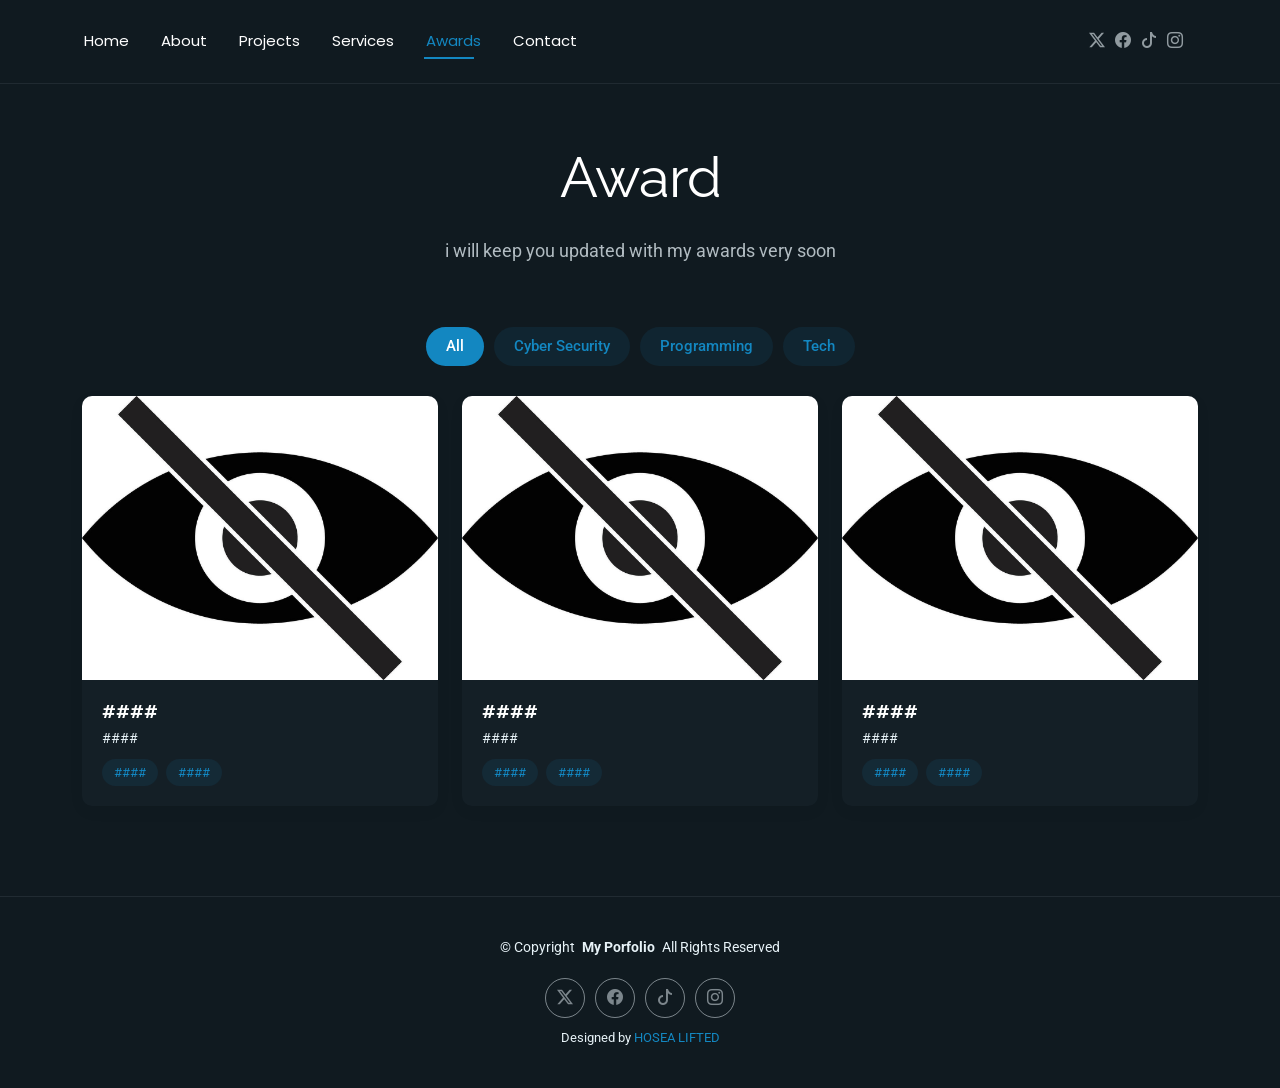
<file: award.html>
<!DOCTYPE html>
<html lang="en">

<head>
  <meta charset="utf-8">
  <meta content="width=device-width, initial-scale=1.0" name="viewport">
  <title>Hosea Lifted | Awards</title>
  <meta name="description" content="">
  <meta name="keywords" content="">

<meta name="google-site-verification" content="xEWH1Ql-XJysU9QzvY-UYQ2lA7Weab94Scc4NZHzetM" />  <!-- Favicons -->
  <link href="assets/img/favicon.png" rel="icon">
  <link href="assets/img/apple-touch-icon.png" rel="apple-touch-icon">

  <!-- Fonts -->
  <link href="https://fonts.googleapis.com" rel="preconnect">
  <link href="https://fonts.gstatic.com" rel="preconnect" crossorigin>
  <link href="https://fonts.googleapis.com/css2?family=Roboto:ital,wght@0,100;0,300;0,400;0,500;0,700;0,900;1,100;1,300;1,400;1,500;1,700;1,900&family=Poppins:ital,wght@0,100;0,200;0,300;0,400;0,500;0,600;0,700;0,800;0,900;1,100;1,200;1,300;1,400;1,500;1,600;1,700;1,800;1,900&family=Raleway:ital,wght@0,100;0,200;0,300;0,400;0,500;0,600;0,700;0,800;0,900;1,100;1,200;1,300;1,400;1,500;1,600;1,700;1,800;1,900&display=swap" rel="stylesheet">

  <!-- Vendor CSS Files -->
  <link href="assets/vendor/bootstrap/css/bootstrap.min.css" rel="stylesheet">
  <link href="assets/vendor/bootstrap-icons/bootstrap-icons.css" rel="stylesheet">
  <link href="assets/vendor/aos/aos.css" rel="stylesheet">
  <link href="assets/vendor/swiper/swiper-bundle.min.css" rel="stylesheet">
  <link href="assets/vendor/glightbox/css/glightbox.min.css" rel="stylesheet">

  <!-- Main CSS File -->
  <link href="assets/css/main.css" rel="stylesheet">

  
</head>

<body class="portfolio-page">

  <header id="header" class="header d-flex align-items-center light-background sticky-top">
    <div class="container position-relative d-flex align-items-center justify-content-between">

    

      <nav id="navmenu" class="navmenu">
         <ul>
          <li><a href="index.html">Home</a></li>
          <li><a href="about.html">About</a></li>
          <li><a href="projects.html">Projects</a></li>
          <li><a href="services.html" >Services</a></li>
          <li><a href="award.html" class="active">Awards</a></li>
          <li><a href="contact.html">Contact</a></li>
        </ul>
        <i class="mobile-nav-toggle d-xl-none bi bi-list"></i>
      </nav>

      <div class="header-social-links">
         <a href="https://x.com/HoseaLifte81922"><i class="bi bi-twitter-x"></i></a>
        <a href="https://www.facebook.com/profile.php?id=61581627683742"><i class="bi bi-facebook"></i></a>
        <a href="https://www.tiktok.com/@ash_animation3"><i class="bi bi-tiktok"></i></a>
        <a href="https://www.instagram.com/hosealifted/"><i class="bi bi-instagram"></i></a>
      </div>

    </div>
  </header>

  <main class="main">

    <!-- Portfolio Section -->
    <section id="portfolio" class="portfolio section">

      <!-- Section Title -->
      <div class="container section-title" data-aos="fade-up">
        <h2>Award</h2>
        <p>i will keep you updated with my awards very soon</p>
      </div><!-- End Section Title -->

      <div class="container" data-aos="fade-up" data-aos-delay="100">

        <div class="isotope-layout" data-default-filter="*" data-layout="masonry" data-sort="original-order">
          <ul class="portfolio-filters isotope-filters" data-aos="fade-up" data-aos-delay="200">
            <li data-filter="*" class="filter-active">All</li>
            <li data-filter=".filter-strategy">Cyber Security</li>
            <li data-filter=".filter-finance">Programming</li>
            <li data-filter=".filter-operations">Tech</li>
          </ul><!-- End Portfolio Filters -->

          <div class="row gy-4 isotope-container" data-aos="fade-up" data-aos-delay="300">
            <div class="col-lg-4 col-md-6 portfolio-item isotope-item filter-strategy">
              <div class="portfolio-card">
                <div class="portfolio-img">
                  <img src="assets/img/portfolio/not visible.jpg" alt="Portfolio Item" class="img-fluid">
                  <div class="portfolio-overlay">
                    <a href="assets/img/portfolio/not visible.jpg" class="glightbox portfolio-lightbox"><i class="bi bi-plus"></i></a>
                    <a href="#" class="portfolio-details-link"><i class="bi bi-link"></i></a>
                  </div>
                </div>
                <div class="portfolio-info">
                  <h4>####</h4>
                  <p>####</p>
                  <div class="portfolio-tags">
                    <span>####</span>
                    <span>####</span>
                  </div>
                </div>
              </div>
            </div>

            <div class="col-lg-4 col-md-6 portfolio-item isotope-item filter-finance">
              <div class="portfolio-card">
                <div class="portfolio-img">
                  <img src="assets/img/portfolio/not visible.jpg" alt="Portfolio Item" class="img-fluid">
                  <div class="portfolio-overlay">
                    <a href="assets/img/portfolio/not visible.jpg" class="glightbox portfolio-lightbox"><i class="bi bi-plus"></i></a>
                    <a href="#" class="portfolio-details-link"><i class="bi bi-link"></i></a>
                  </div>
                </div>
                <div class="portfolio-info">
                  <h4>####</h4>
                  <p>####</p>
                  <div class="portfolio-tags">
                    <span>####</span>
                    <span>####</span>
                  </div>
                </div>
              </div>
            </div>

            <div class="col-lg-4 col-md-6 portfolio-item isotope-item filter-operations">
              <div class="portfolio-card">
                <div class="portfolio-img">
                  <img src="assets/img/portfolio/not visible.jpg" alt="Portfolio Item" class="img-fluid">
                  <div class="portfolio-overlay">
                    <a href="assets/img/portfolio/not visible.jpg" class="glightbox portfolio-lightbox"><i class="bi bi-plus"></i></a>
                    <a href="#" class="portfolio-details-link"><i class="bi bi-link"></i></a>
                  </div>
                </div>
                <div class="portfolio-info">
                  <h4>####</h4>
                  <p>####</p>
                  <div class="portfolio-tags">
                    <span>####</span>
                    <span>####</span>
                  </div>
                </div>
              </div>
            </div>

           
          </div><!-- End Portfolio Items Container -->

        </div>

      </div>

    </section><!-- /Portfolio Section -->

  </main>

  <footer id="footer" class="footer">

    <div class="container">
      <div class="copyright text-center ">
        <p>© <span>Copyright</span> <strong class="px-1 sitename">My Porfolio</strong> <span>All Rights Reserved<br></span></p>
      </div>
      <div class="social-links d-flex justify-content-center">
        <a href="https://x.com/HoseaLifte81922"><i class="bi bi-twitter-x"></i></a>
        <a href="https://www.facebook.com/profile.php?id=61581627683742"><i class="bi bi-facebook"></i></a>
        <a href="https://www.tiktok.com/@ash_animation3"><i class="bi bi-tiktok"></i></a>
        <a href="https://www.instagram.com/hosealifted/"><i class="bi bi-instagram"></i></a>
      </div>
      <div class="credits">
      
        Designed by <a href="https://hosealifted.vercel.app/">HOSEA LIFTED</a>
      </div>
    </div>

  </footer>

  <!-- Scroll Top -->
  <a href="#" id="scroll-top" class="scroll-top d-flex align-items-center justify-content-center"><i class="bi bi-arrow-up-short"></i></a>

  <!-- Preloader -->
  <div id="preloader"></div>

  <!-- Vendor JS Files -->
  <script src="assets/vendor/bootstrap/js/bootstrap.bundle.min.js"></script>
  <script src="assets/vendor/php-email-form/validate.js"></script>
  <script src="assets/vendor/aos/aos.js"></script>
  <script src="assets/vendor/typed.js/typed.umd.js"></script>
  <script src="assets/vendor/waypoints/noframework.waypoints.js"></script>
  <script src="assets/vendor/purecounter/purecounter_vanilla.js"></script>
  <script src="assets/vendor/swiper/swiper-bundle.min.js"></script>
  <script src="assets/vendor/imagesloaded/imagesloaded.pkgd.min.js"></script>
  <script src="assets/vendor/isotope-layout/isotope.pkgd.min.js"></script>
  <script src="assets/vendor/glightbox/js/glightbox.min.js"></script>

  <!-- Main JS File -->
  <script src="assets/js/main.js"></script>

</body>

</html>
</file>
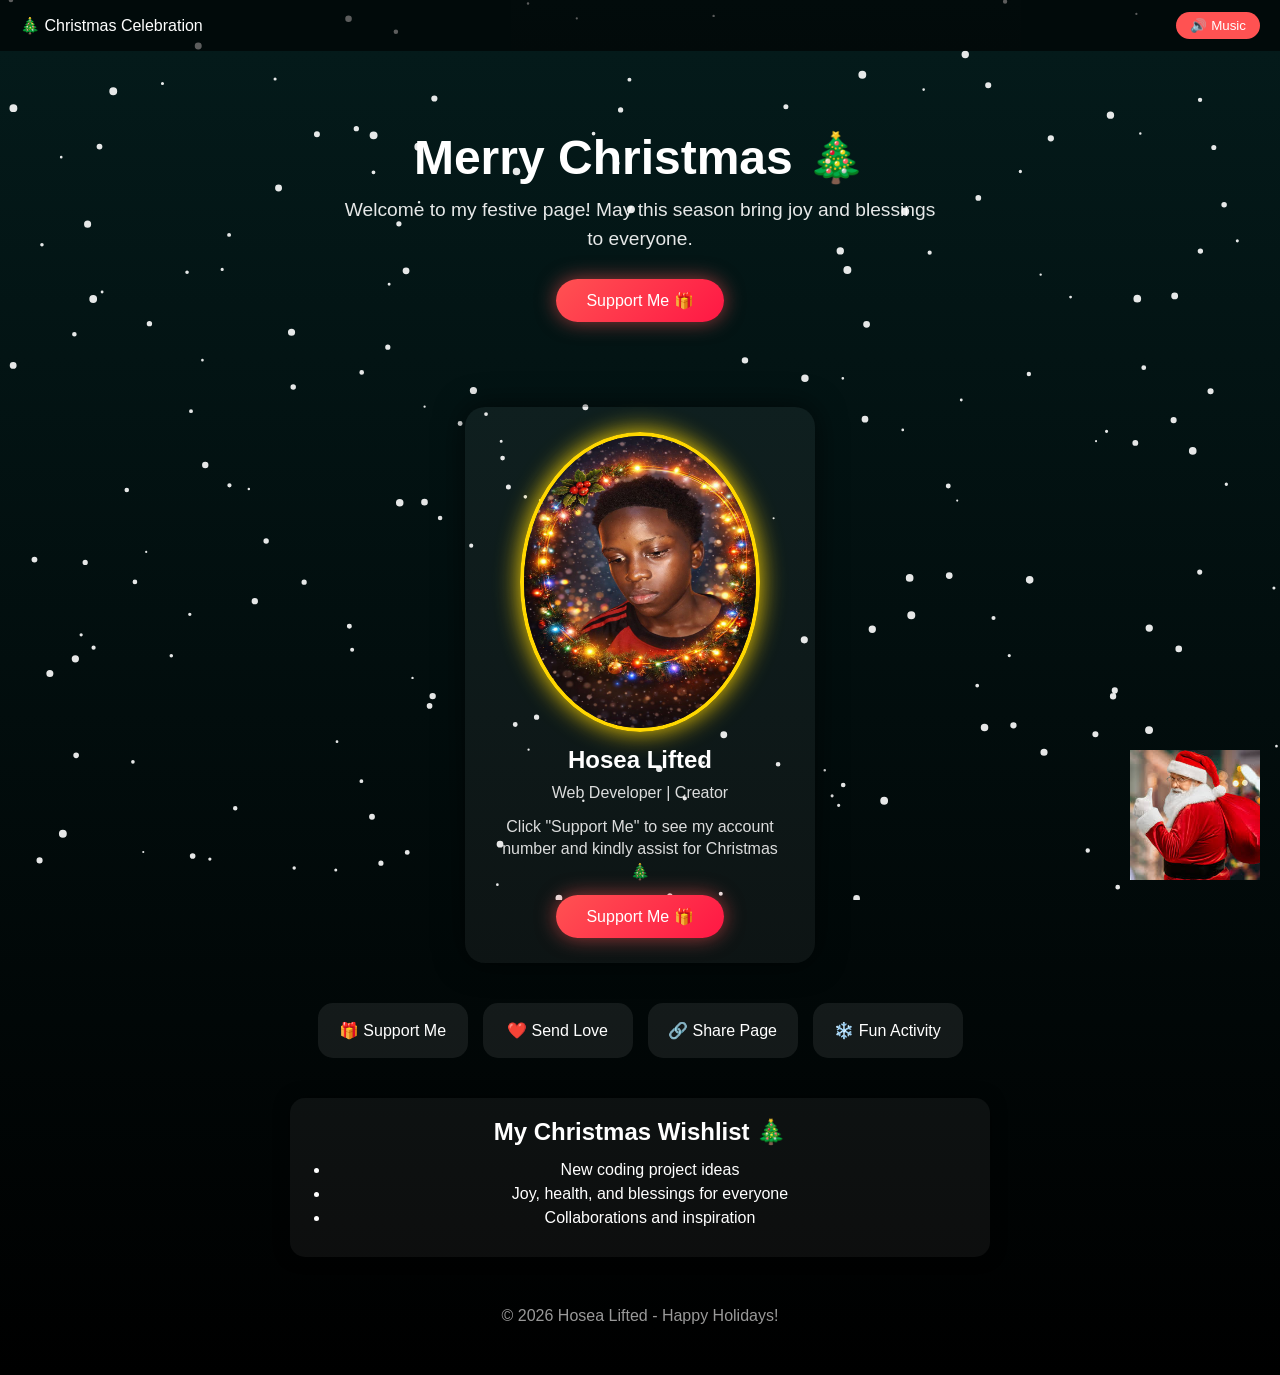
<file: christmas.html>
<!DOCTYPE html>
<html lang="en">
<head>
<meta charset="UTF-8">
<meta name="viewport" content="width=device-width, initial-scale=1.0">
<title>Merry Christmas 🎄 | Hosea Lifted</title>
<link rel="stylesheet" href="style.css">
</head>
<body>

<canvas id="snow"></canvas>

<audio id="music" loop>
  <source src="assets/christmas.mp3" type="audio/mpeg">
</audio>

<header class="top-bar">
  <span>🎄 Christmas Celebration</span>
  <button id="musicBtn">🔊 Music</button>
</header>

<main class="container">

  <section class="hero">
    <h1>Merry Christmas 🎄</h1>
    <p class="hero-text">
      Welcome to my festive page! May this season bring joy and blessings to everyone.
    </p>
    <button class="primary" id="openSupport">Support Me 🎁</button>
  </section>

  <section class="profile-card">
    <img src="assets/me.jpg" alt="Hosea Lifted" id="profile">
    <h2>Hosea Lifted</h2>
    <p>Web Developer | Creator</p>
    <p>Click "Support Me" to see my account number and kindly assist for Christmas 🎄</p>
    <button class="primary" id="supportProfile">Support Me 🎁</button>
  </section>

  <section class="actions">
    <div class="action-box" id="supportBox">🎁 Support Me</div>
    <div class="action-box" id="loveBox">❤️ Send Love</div>
    <div class="action-box" id="shareBox">🔗 Share Page</div>
    <div class="action-box" id="funBox">❄️ Fun Activity</div>
  </section>

  <img src="assets/santa.png" class="santa" alt="Santa">

  <section class="extra-text">
    <h3>My Christmas Wishlist 🎄</h3>
    <ul>
      <li>New coding project ideas</li>
      <li>Joy, health, and blessings for everyone</li>
      <li>Collaborations and inspiration</li>
    </ul>
  </section>

  <footer>
    © <span id="year"></span> Hosea Lifted - Happy Holidays!
  </footer>

</main>

<!-- SUPPORT MODAL -->
<div class="modal" id="modal">
  <div class="modal-box">
    <span class="close">&times;</span>
    <h3>Support Hosea Lifted 🎄</h3>
    <div class="bank">
      <p><strong>Bank:</strong> moniepoint</p>
      <p><strong>Account No:</strong> <span id="acc">7041893761</span> <button id="copy">Copy</button></p>
      <p><strong>Name:</strong> Hosea Lifted</p>
    </div>
    <p>Kindly assist Lifted with any amount for Christmas 🎄 Thank you ❤️</p>
  </div>
</div>

<script src="script.js"></script>
</body>
</html>
</file>
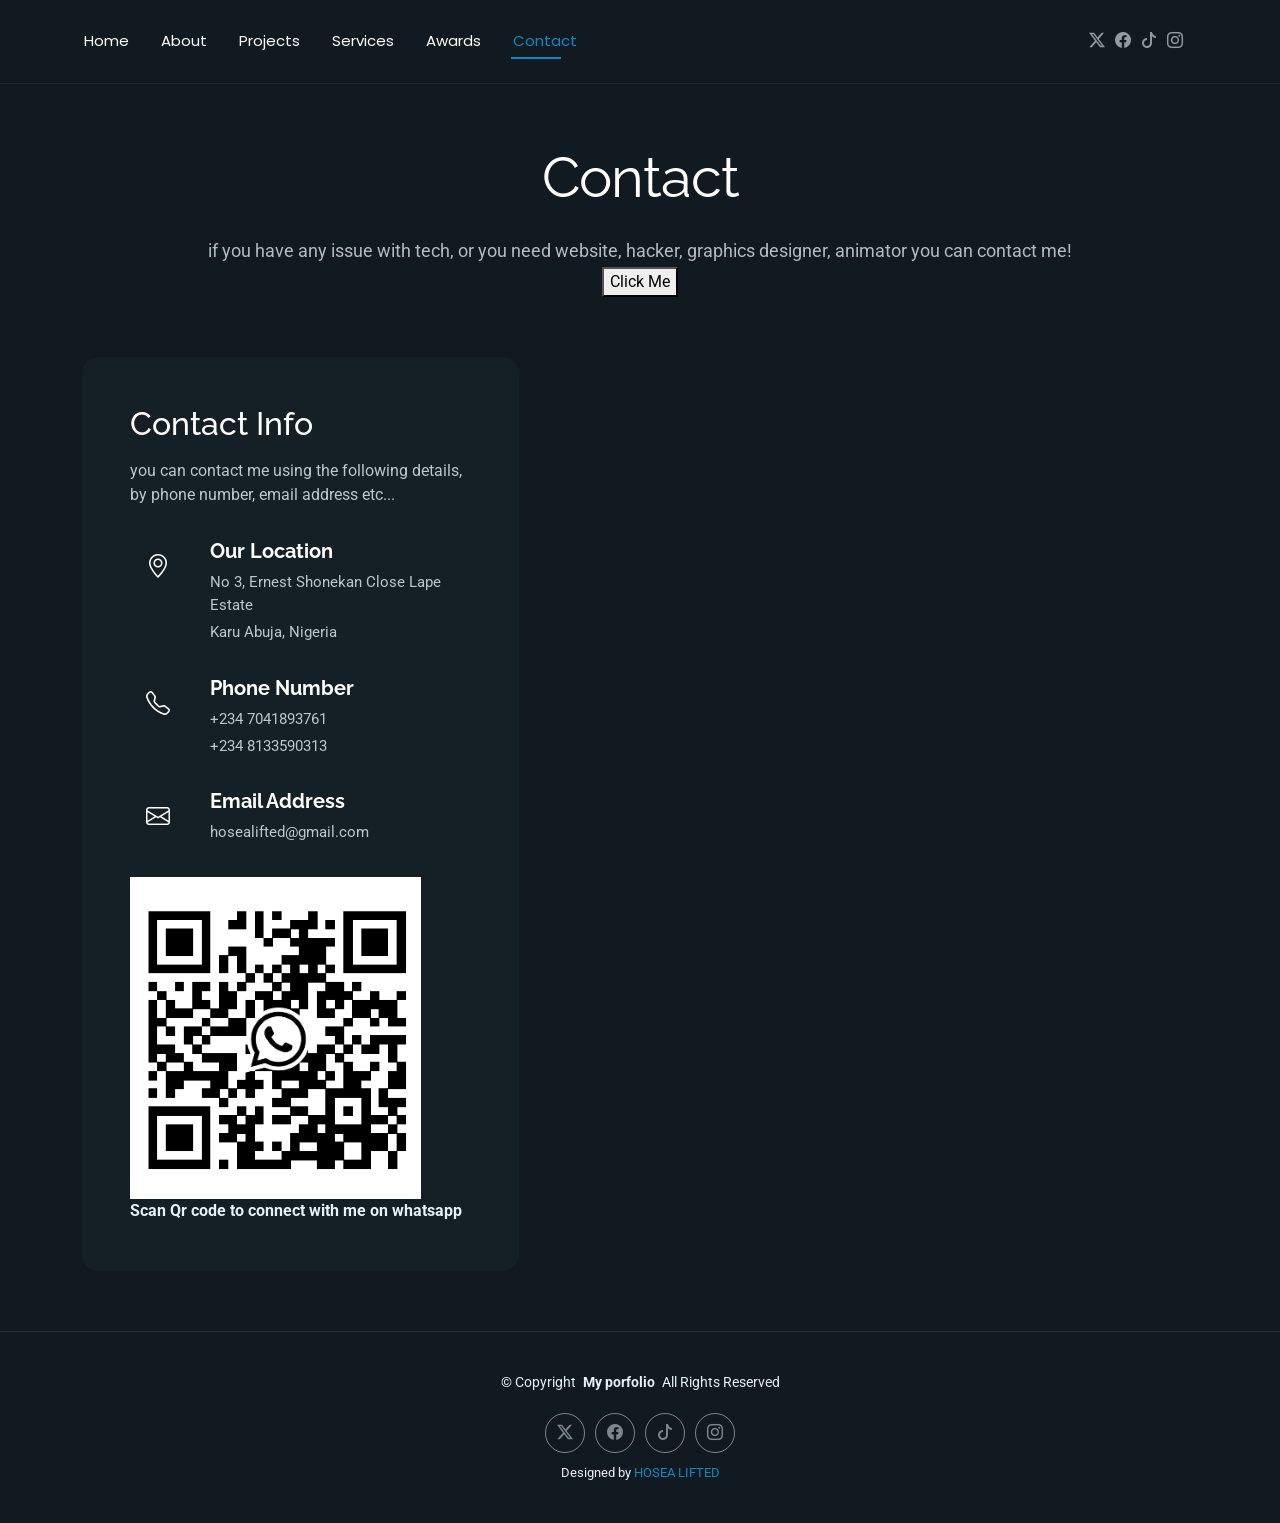
<file: contact.html>
<!DOCTYPE html>
<html lang="en">

<head>
  <meta charset="utf-8">
  <meta content="width=device-width, initial-scale=1.0" name="viewport">
  <title>Contact Hosea Lifted | Web Developer</title>
<meta name="description" content="Contact Hosea Lifted for web development, design, and tech services.">
<meta name="google-site-verification" content="xEWH1Ql-XJysU9QzvY-UYQ2lA7Weab94Scc4NZHzetM" />
  <meta name="description" content="">
  <meta name="keywords" content="">

  <!-- Favicons -->
  <link href="assets/img/favicon.png" rel="icon">
  <link href="assets/img/apple-touch-icon.png" rel="apple-touch-icon">

  <!-- Fonts -->
  <link href="https://fonts.googleapis.com" rel="preconnect">
  <link href="https://fonts.gstatic.com" rel="preconnect" crossorigin>
  <link href="https://fonts.googleapis.com/css2?family=Roboto:ital,wght@0,100;0,300;0,400;0,500;0,700;0,900;1,100;1,300;1,400;1,500;1,700;1,900&family=Poppins:ital,wght@0,100;0,200;0,300;0,400;0,500;0,600;0,700;0,800;0,900;1,100;1,200;1,300;1,400;1,500;1,600;1,700;1,800;1,900&family=Raleway:ital,wght@0,100;0,200;0,300;0,400;0,500;0,600;0,700;0,800;0,900;1,100;1,200;1,300;1,400;1,500;1,600;1,700;1,800;1,900&display=swap" rel="stylesheet">

  <!-- Vendor CSS Files -->
  <link href="assets/vendor/bootstrap/css/bootstrap.min.css" rel="stylesheet">
  <link href="assets/vendor/bootstrap-icons/bootstrap-icons.css" rel="stylesheet">
  <link href="assets/vendor/aos/aos.css" rel="stylesheet">
  <link href="assets/vendor/swiper/swiper-bundle.min.css" rel="stylesheet">
  <link href="assets/vendor/glightbox/css/glightbox.min.css" rel="stylesheet">

  <!-- Main CSS File -->
  <link href="assets/css/main.css" rel="stylesheet">

  
</head>

<body class="contact-page">

  <header id="header" class="header d-flex align-items-center light-background sticky-top">
    <div class="container position-relative d-flex align-items-center justify-content-between">

      <nav id="navmenu" class="navmenu">
        <ul>
          <li><a href="index.html">Home</a></li>
          <li><a href="about.html">About</a></li>
          <li><a href="projects.html">Projects</a></li>
          <li><a href="services.html">Services</a></li>
          <li><a href="award.html">Awards</a></li>
          <li><a href="contact.html" class="active">Contact</a></li>
        </ul>
        <i class="mobile-nav-toggle d-xl-none bi bi-list"></i>
      </nav>

      <div class="header-social-links">
         <a href="https://x.com/HoseaLifte81922"><i class="bi bi-twitter-x"></i></a>
        <a href="https://www.facebook.com/profile.php?id=61581627683742"><i class="bi bi-facebook"></i></a>
        <a href="https://www.tiktok.com/@ash_animation3"><i class="bi bi-tiktok"></i></a>
        <a href="https://www.instagram.com/hosealifted/"><i class="bi bi-instagram"></i></a>
      </div>

    </div>
  </header>

  <main class="main">

    <!-- Contact Section -->
    <section id="contact" class="contact section">

      <!-- Section Title -->
      <div class="container section-title" data-aos="fade-up">
        <h2>Contact</h2>
        <p>if you have any issue with tech, or you need website, hacker, graphics designer, animator you can contact me! </p> <button onclick="
        alert('only contact me for a serious deal 🤝🤝\nnot a public number!👺👺')
        ">Click Me</button>
      </div><!-- End Section Title -->

      <div class="container" data-aos="fade-up" data-aos-delay="100">

        <div class="row g-4 g-lg-5">
          <div class="col-lg-5">
            <div class="info-box" data-aos="fade-up" data-aos-delay="200">
              <h3>Contact Info</h3>
              <p>you can contact me using the following details, by phone number, email address etc...</p>

              <div class="info-item" data-aos="fade-up" data-aos-delay="300">
                <div class="icon-box">
                  <i class="bi bi-geo-alt"></i>
                </div>
                <div class="content">
                  <h4>Our Location</h4>
                  <p>No 3, Ernest Shonekan Close Lape Estate</p>
                  <p>Karu Abuja, Nigeria</p>
                </div>
              </div>

              <div class="info-item" data-aos="fade-up" data-aos-delay="400">
                <div class="icon-box">
                  <i class="bi bi-telephone"></i>
                </div>
                <div class="content">
                  <h4>Phone Number</h4>
                  <p>+234 7041893761</p>
                  <p>+234 8133590313</p>
                </div>
              </div>

              <div class="info-item" data-aos="fade-up" data-aos-delay="500">
                <div class="icon-box">
                  <i class="bi bi-envelope"></i>
                </div>
                <div class="content">
                  <h4>Email Address</h4>
                  <p>hosealifted@gmail.com</p>
              </div>
            </div>
            <div class="scan">
                <img src="assets/img/profile/shared_qr_code.png">
                <span><b><br>Scan Qr code to connect with me on whatsapp</b></span>
            </div>
          </div>
</section><!-- /Contact Section -->



  </main>

  <footer id="footer" class="footer">

    <div class="container">
      <div class="copyright text-center ">
        <p>© <span>Copyright</span> <strong class="px-1 sitename">My porfolio</strong> <span>All Rights Reserved<br></span></p>
      </div>
      <div class="social-links d-flex justify-content-center">
         <a href="https://x.com/HoseaLifte81922"><i class="bi bi-twitter-x"></i></a>
        <a href="https://www.facebook.com/profile.php?id=61581627683742"><i class="bi bi-facebook"></i></a>
        <a href="https://www.tiktok.com/@ash_animation3"><i class="bi bi-tiktok"></i></a>
        <a href="https://www.instagram.com/hosealifted/"><i class="bi bi-instagram"></i></a>
      </div>
      <div class="credits">
             Designed by <a href="https://hosealifted.vercel.app/">HOSEA LIFTED</a>
      </div>
    </div>

  </footer>

  <!-- Scroll Top -->
  <a href="#" id="scroll-top" class="scroll-top d-flex align-items-center justify-content-center"><i class="bi bi-arrow-up-short"></i></a>

  <!-- Preloader -->
  <div id="preloader"></div>

  <!-- Vendor JS Files -->
  <script src="assets/vendor/bootstrap/js/bootstrap.bundle.min.js"></script>
  <script src="assets/vendor/php-email-form/validate.js"></script>
  <script src="assets/vendor/aos/aos.js"></script>
  <script src="assets/vendor/typed.js/typed.umd.js"></script>
  <script src="assets/vendor/waypoints/noframework.waypoints.js"></script>
  <script src="assets/vendor/purecounter/purecounter_vanilla.js"></script>
  <script src="assets/vendor/swiper/swiper-bundle.min.js"></script>
  <script src="assets/vendor/imagesloaded/imagesloaded.pkgd.min.js"></script>
  <script src="assets/vendor/isotope-layout/isotope.pkgd.min.js"></script>
  <script src="assets/vendor/glightbox/js/glightbox.min.js"></script>

  <!-- Main JS File -->
  <script src="assets/js/main.js"></script>

</body>

</html>
</file>
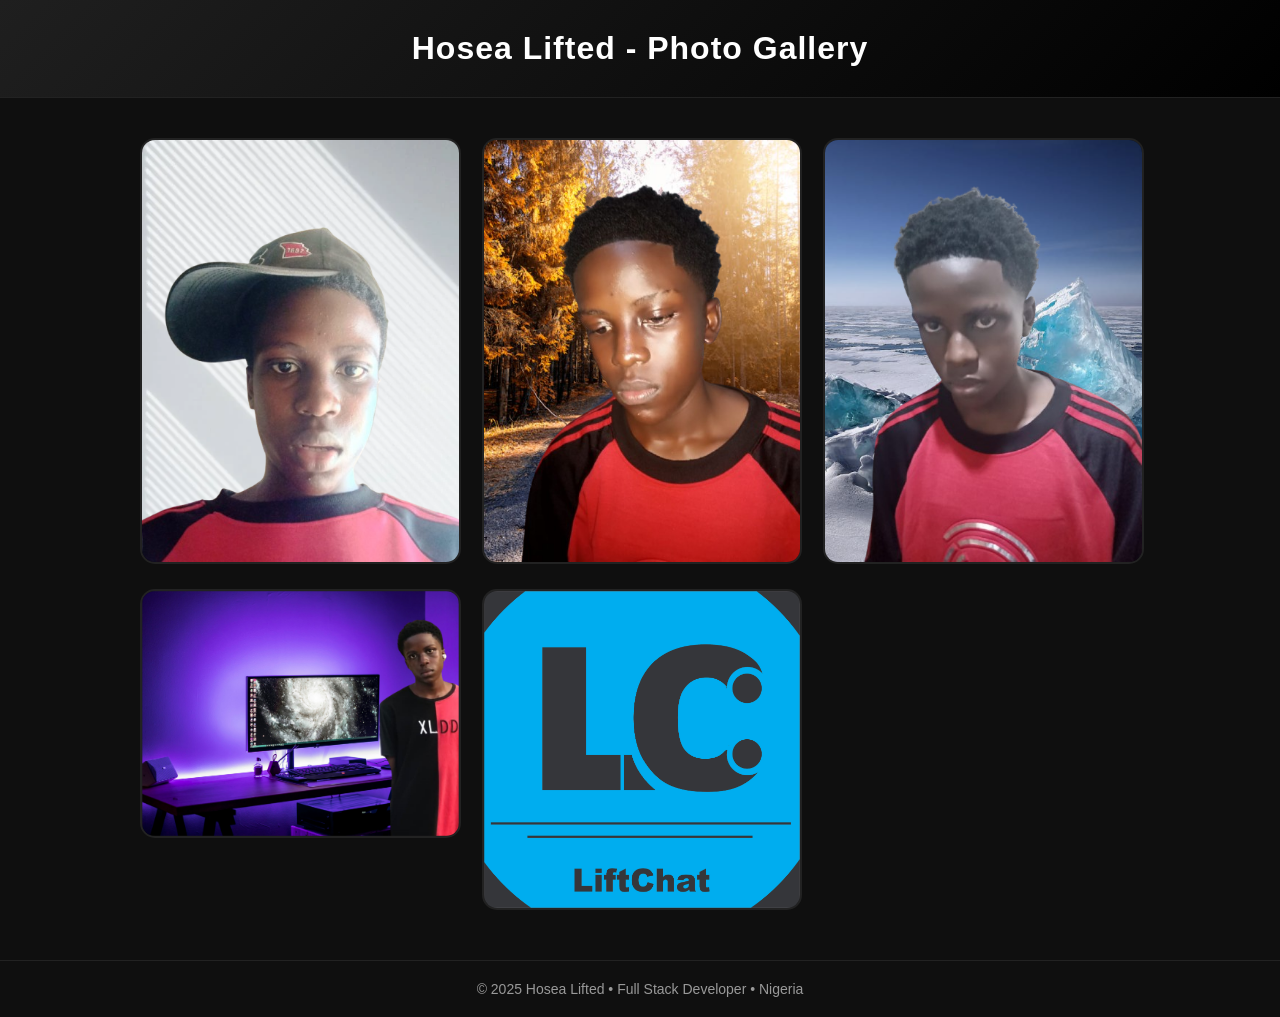
<file: photos.html>
<!DOCTYPE html>
<html lang="en">
<head>
  <meta charset="UTF-8" />
  <meta name="viewport" content="width=device-width, initial-scale=1.0" />
  <title>Hosea Lifted - Photos</title>
  <meta name="google-site-verification" content="xEWH1Ql-XJysU9QzvY-UYQ2lA7Weab94Scc4NZHzetM" />

  <!-- SEO -->
  <meta name="description" content="Official photo gallery of Hosea Lifted - Full Stack Developer from Nigeria." />
  <meta name="robots" content="index, follow" />

  <!-- Open Graph -->
  <meta property="og:title" content="Hosea Lifted - Photos" />
  <meta property="og:description" content="Official photo gallery of Hosea Lifted - Full Stack Developer." />
  <meta property="og:image" content="YOUR_MAIN_IMAGE.jpg" />
  <meta property="og:type" content="website" />

  <!-- Schema.org for Google -->
  <script type="application/ld+json">
  {
    "@context": "https://schema.org",
    "@type": "Person",
    "name": "Hosea Lifted",
    "url": "https://hosealifted.vercel.app/photos.html",
    "image": [
      "my picture1.png",
      "my picture2.png",
      "my picture3.png",
      "my picture4.png",
      "liftchat logo.png"
    ],
    "jobTitle": "Full Stack Developer",
    "description": "Photo gallery of Hosea Lifted, a Nigerian Full Stack Developer specializing in Python and JavaScript."
  }
  </script>

  <!-- Styling -->
  <style>
    body {
      margin: 0;
      padding: 0;
      font-family: "Segoe UI", sans-serif;
      background: #0f0f0f;
      color: #fff;
    }

    header {
      background: linear-gradient(135deg, #1f1f1f, #000);
      padding: 30px;
      text-align: center;
      font-size: 32px;
      font-weight: 700;
      letter-spacing: 1px;
      border-bottom: 1px solid #222;
    }

    .gallery-container {
      max-width: 1000px;
      margin: 40px auto;
      display: grid;
      grid-template-columns: repeat(auto-fill, minmax(250px, 1fr));
      grid-gap: 25px;
      padding: 0 20px;
    }

    .gallery-container img {
      width: 100%;
      height: auto;
      border-radius: 15px;
      object-fit: cover;
      transition: transform 0.3s ease, box-shadow 0.3s ease;
      border: 2px solid #222;
    }

    .gallery-container img:hover {
      transform: scale(1.05);
      box-shadow: 0px 0px 20px rgba(255, 255, 255, 0.25);
    }

    footer {
      margin-top: 50px;
      padding: 20px;
      text-align: center;
      color: #999;
      border-top: 1px solid #222;
      font-size: 14px;
    }

  </style>

</head>
<body>

  <header>Hosea Lifted - Photo Gallery</header>

  <div class="gallery-container">

    <!-- Replace these with your uploaded images -->
    <img src="my picture1.png" alt="Hosea Lifted - Photo 1">
    <img src="my picture2.png" alt="Hosea Lifted - Photo 2">
    <img src="my picture3.png" alt="Hosea Lifted - Photo 3">
    <img src="my picture4.png" alt="Hosea Lifted - Photo 4">
    <img src="liftchat logo.png" alt="Hosea Lifted - Photo 5">

  </div>

  <footer>
    © 2025 Hosea Lifted • Full Stack Developer • Nigeria
  </footer>

</body>
</html>
</file>
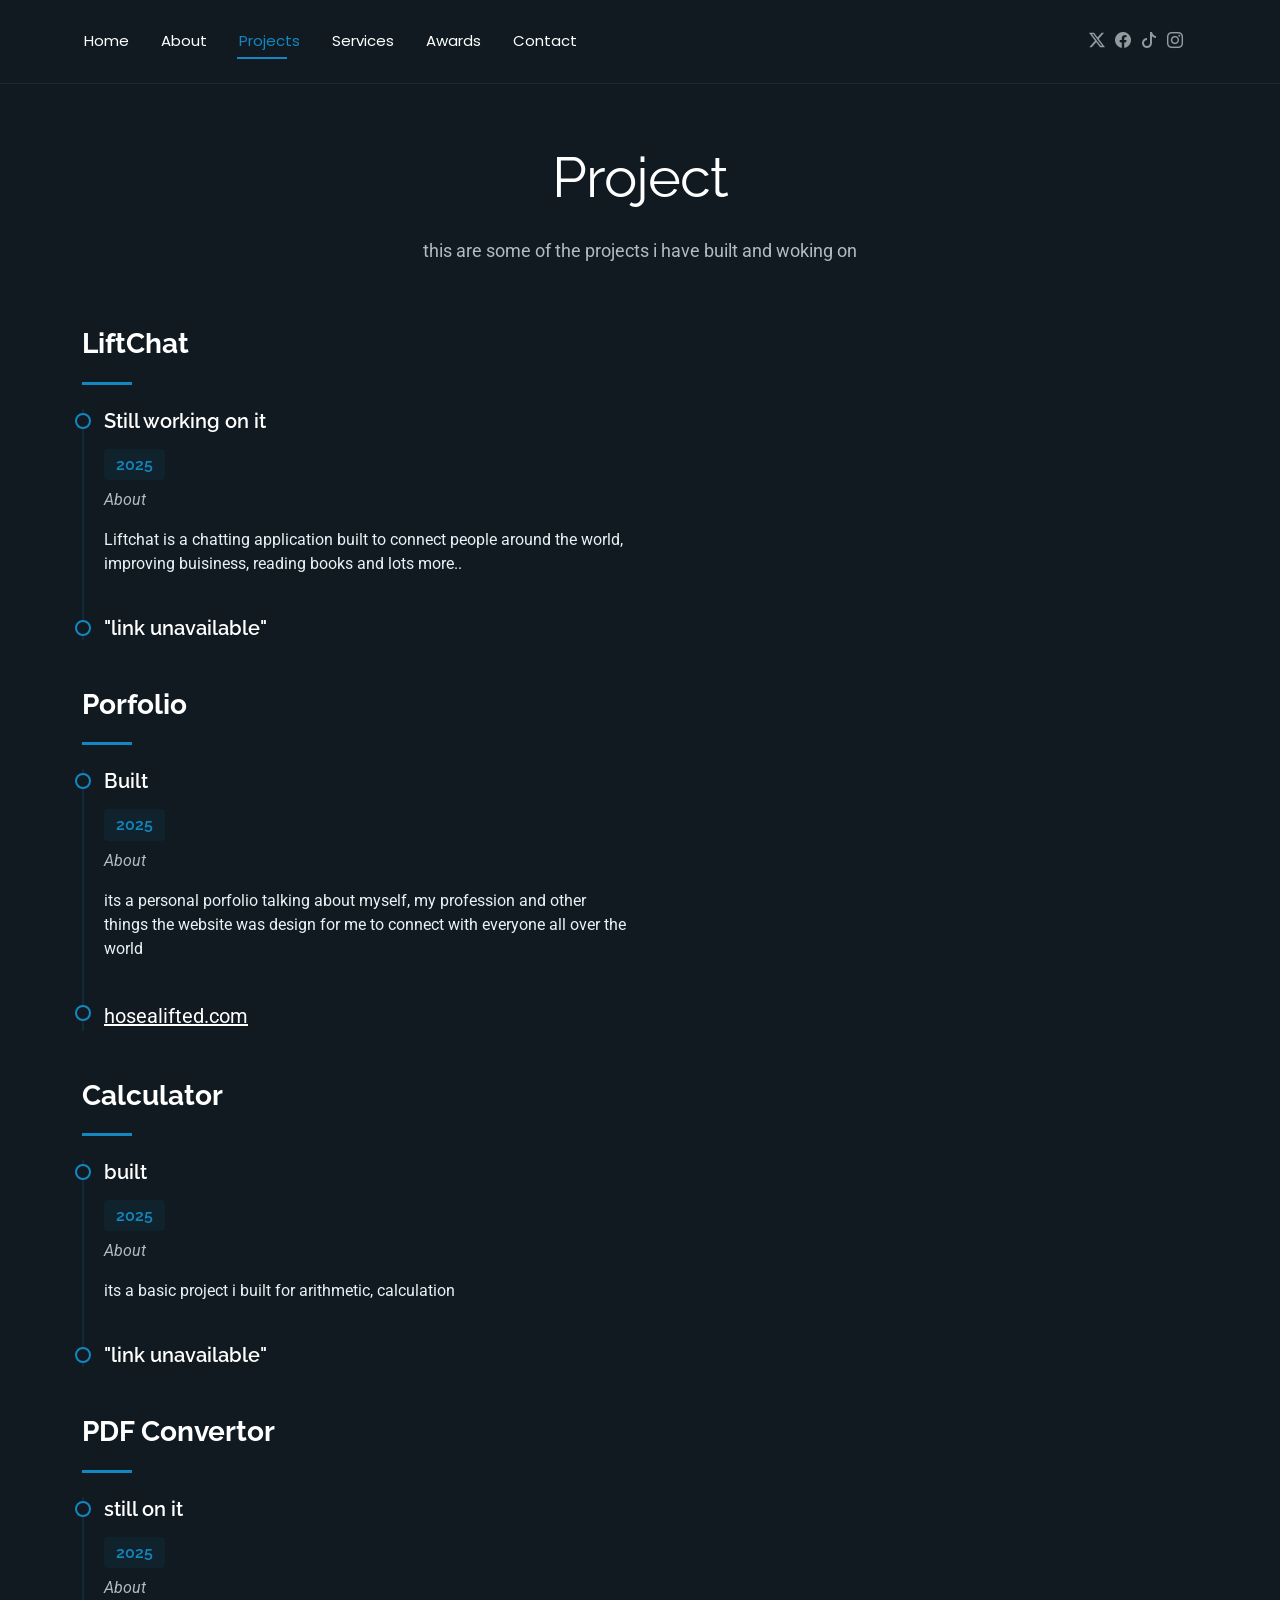
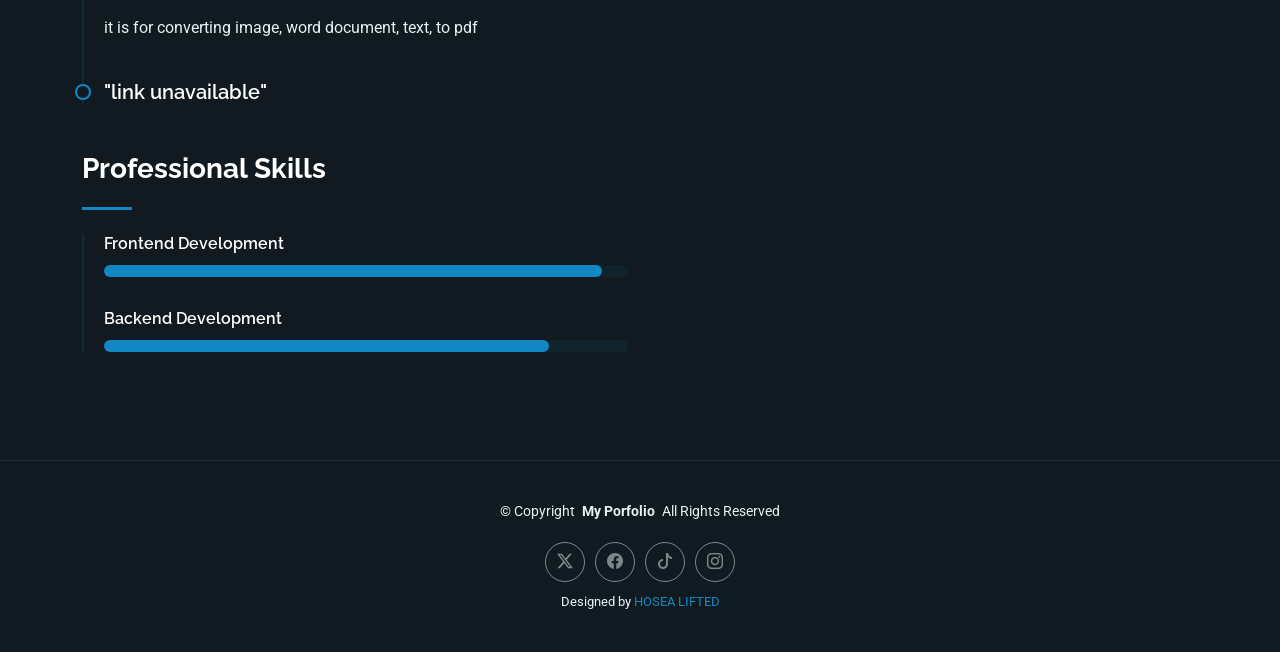
<file: projects.html>
<!DOCTYPE html>
<html lang="en">

<head>
  <meta charset="utf-8">
  <meta content="width=device-width, initial-scale=1.0" name="viewport">
  <title>Projects by Hosea Lifted</title>
<meta name="description" content="Explore tech projects built by Hosea Lifted including websites, apps, and UI designs.">
<meta name="google-site-verification" content="xEWH1Ql-XJysU9QzvY-UYQ2lA7Weab94Scc4NZHzetM" />
  <meta name="description" content="">
  <meta name="keywords" content="">

  <!-- Favicons -->
  <link href="assets/img/favicon.png" rel="icon">
  <link href="assets/img/apple-touch-icon.png" rel="apple-touch-icon">

  <!-- Fonts -->
  <link href="https://fonts.googleapis.com" rel="preconnect">
  <link href="https://fonts.gstatic.com" rel="preconnect" crossorigin>
  <link href="https://fonts.googleapis.com/css2?family=Roboto:ital,wght@0,100;0,300;0,400;0,500;0,700;0,900;1,100;1,300;1,400;1,500;1,700;1,900&family=Poppins:ital,wght@0,100;0,200;0,300;0,400;0,500;0,600;0,700;0,800;0,900;1,100;1,200;1,300;1,400;1,500;1,600;1,700;1,800;1,900&family=Raleway:ital,wght@0,100;0,200;0,300;0,400;0,500;0,600;0,700;0,800;0,900;1,100;1,200;1,300;1,400;1,500;1,600;1,700;1,800;1,900&display=swap" rel="stylesheet">

  <!-- Vendor CSS Files -->
  <link href="assets/vendor/bootstrap/css/bootstrap.min.css" rel="stylesheet">
  <link href="assets/vendor/bootstrap-icons/bootstrap-icons.css" rel="stylesheet">
  <link href="assets/vendor/aos/aos.css" rel="stylesheet">
  <link href="assets/vendor/swiper/swiper-bundle.min.css" rel="stylesheet">
  <link href="assets/vendor/glightbox/css/glightbox.min.css" rel="stylesheet">

  <!-- Main CSS File -->
  <link href="assets/css/main.css" rel="stylesheet">
</head>

<body class="resume-page">

  <header id="header" class="header d-flex align-items-center light-background sticky-top">
    <div class="container position-relative d-flex align-items-center justify-content-between">


      <nav id="navmenu" class="navmenu">
        <ul>
          <li><a href="index.html">Home</a></li>
          <li><a href="about.html">About</a></li>
          <li><a href="projects.html"class="active">Projects</a></li>
          <li><a href="services.html" >Services</a></li>
          <li><a href="award.html">Awards</a></li>
          <li><a href="contact.html">Contact</a></li>
        </ul>
        <i class="mobile-nav-toggle d-xl-none bi bi-list"></i>
      </nav>

      <div class="header-social-links">
          <a href="https://x.com/HoseaLifte81922"><i class="bi bi-twitter-x"></i></a>
        <a href="https://www.facebook.com/profile.php?id=61581627683742"><i class="bi bi-facebook"></i></a>
        <a href="https://www.tiktok.com/@ash_animation3"><i class="bi bi-tiktok"></i></a>
        <a href="https://www.instagram.com/hosealifted/"><i class="bi bi-instagram"></i></a>
      </div>

    </div>
  </header>

  <main class="main">

    <!-- Resume Section -->
    <section id="resume" class="resume section">

      <!-- Section Title -->
      <div class="container section-title" data-aos="fade-up">
        <h2>Project</h2>
        <p>this are some of the projects i have built and woking on</p>
      </div><!-- End Section Title -->

      <div class="container" data-aos="fade-up" data-aos-delay="100">

        <div class="row">
          <div class="col-lg-6">

            <!-- Project Section -->
            <div class="resume-item" data-aos="fade-up">
              <h3 class="resume-title">LiftChat</h3>

              <div class="resume-content">
                <article class="education-item">
                  <h4>Still working on it</h4>
                  <h5>2025</h5>
                  <p class="institution"><em>About</em></p>
                  <p>Liftchat is a chatting application built to connect people around the world, improving buisiness, reading books and lots more.. </p>
                </article>

                <article class="education-item">
                  <h4> "link unavailable" </h4>
                  
                </article>
              </div>
            </div><!-- End project Section -->

             <!-- Project Section -->
            <div class="resume-item" data-aos="fade-up">
              <h3 class="resume-title">Porfolio</h3>

              <div class="resume-content">
                <article class="education-item">
                  <h4>Built</h4>
                  <h5>2025</h5>
                  <p class="institution"><em>About</em></p>
                  <p>its a personal porfolio talking about myself, my profession and other things the website was design for me to connect with everyone all over the world</p>
                </article>

                <article class="education-item">
                  <a href="https://hosealifted.vercel.app/" style="font-size: 20px; color: #fff;"><u>hosealifted.com</u></a>
                  
                </article>
              </div>
            </div><!-- End project Section -->

             <!-- Project Section -->
            <div class="resume-item" data-aos="fade-up">
              <h3 class="resume-title">Calculator</h3>

              <div class="resume-content">
                <article class="education-item">
                  <h4>built</h4>
                  <h5>2025</h5>
                  <p class="institution"><em>About</em></p>
                  its a basic project i built for arithmetic, calculation</p>
                </article>

                <article class="education-item">
                  <h4> "link unavailable" </h4>
                  
                </article>
              </div>
            </div><!-- End project Section -->

              <!-- Project Section -->
            <div class="resume-item" data-aos="fade-up">
              <h3 class="resume-title">PDF Convertor</h3>

              <div class="resume-content">
                <article class="education-item">
                  <h4>still on it</h4>
                  <h5>2025</h5>
                  <p class="institution"><em>About</em></p>
                  it is for converting image, word document, text, to pdf</p>
                </article>

                <article class="education-item">
                  <h4> "link unavailable" </h4>
                  
                </article>
              </div>
            </div><!-- End project Section -->

            <!-- Professional Skills Section -->
            <div class="resume-item skills-animation" data-aos="fade-up">
              <h3 class="resume-title">Professional Skills</h3>

              <div class="resume-content">
                <div class="skill-item">
                  <h4>Frontend Development</h4>
                  <div class="progress">
                    <div class="progress-bar" role="progressbar" aria-valuenow="95" aria-valuemin="0" aria-valuemax="100"></div>
                  </div>
                </div>

                <div class="skill-item">
                  <h4>Backend Development</h4>
                  <div class="progress">
                    <div class="progress-bar" role="progressbar" aria-valuenow="85" aria-valuemin="0" aria-valuemax="100"></div>
                  </div>
                </div>

              
              </div>
            </div><!-- End Professional Skills Section -->
          </div>

         
  </main>

  <footer id="footer" class="footer">

    <div class="container">
      <div class="copyright text-center ">
        <p>© <span>Copyright</span> <strong class="px-1 sitename">My Porfolio</strong> <span>All Rights Reserved<br></span></p>
      </div>
      <div class="social-links d-flex justify-content-center">
         <a href="https://x.com/HoseaLifte81922"><i class="bi bi-twitter-x"></i></a>
        <a href="https://www.facebook.com/profile.php?id=61581627683742"><i class="bi bi-facebook"></i></a>
        <a href="https://www.tiktok.com/@ash_animation3"><i class="bi bi-tiktok"></i></a>
        <a href="https://www.instagram.com/hosealifted/"><i class="bi bi-instagram"></i></a>
      </div>
      <div class="credits">
      
        Designed by <a href="https://hosealifted.vercel.app/">HOSEA LIFTED</a>
      </div>
    </div>

  </footer>

  <!-- Scroll Top -->
  <a href="#" id="scroll-top" class="scroll-top d-flex align-items-center justify-content-center"><i class="bi bi-arrow-up-short"></i></a>

  <!-- Preloader -->
  <div id="preloader"></div>

  <!-- Vendor JS Files -->
  <script src="assets/vendor/bootstrap/js/bootstrap.bundle.min.js"></script>
  <script src="assets/vendor/php-email-form/validate.js"></script>
  <script src="assets/vendor/aos/aos.js"></script>
  <script src="assets/vendor/typed.js/typed.umd.js"></script>
  <script src="assets/vendor/waypoints/noframework.waypoints.js"></script>
  <script src="assets/vendor/purecounter/purecounter_vanilla.js"></script>
  <script src="assets/vendor/swiper/swiper-bundle.min.js"></script>
  <script src="assets/vendor/imagesloaded/imagesloaded.pkgd.min.js"></script>
  <script src="assets/vendor/isotope-layout/isotope.pkgd.min.js"></script>
  <script src="assets/vendor/glightbox/js/glightbox.min.js"></script>

  <!-- Main JS File -->
  <script src="assets/js/main.js"></script>

</body>

</html>
</file>
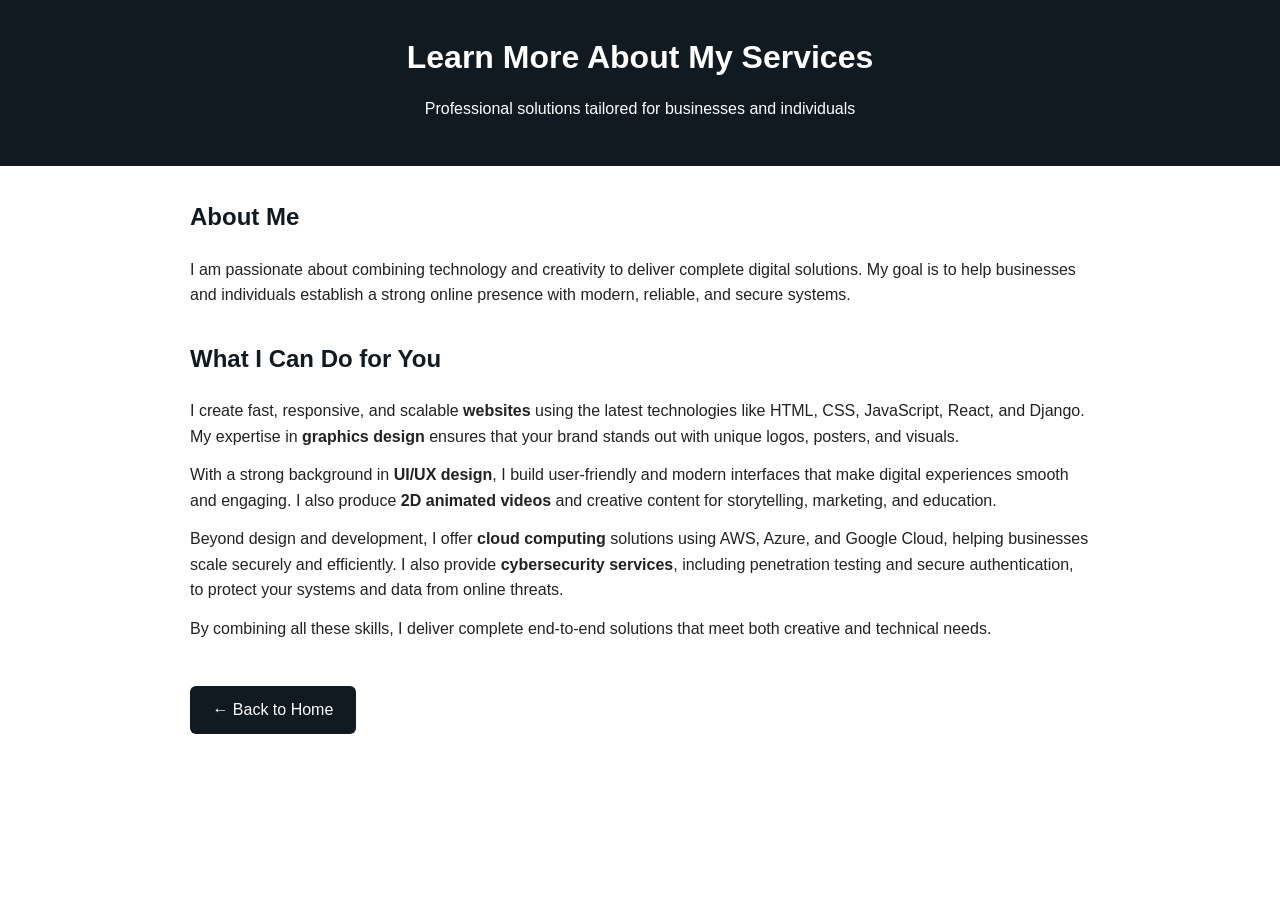
<file: service-details.html>
<!DOCTYPE html>
<html lang="en">
<head>
  <meta charset="UTF-8">
  <meta name="viewport" content="width=device-width, initial-scale=1.0">
  <title>Learn More - About My Services</title>
  <style>
    body {
      font-family: "Segoe UI", Tahoma, Geneva, Verdana, sans-serif;
      background-color: #fff;
      color: #222;
      margin: 0;
      padding: 0;
      line-height: 1.6;
    }
    header {
      background: #101a20;;
      color: white;
      text-align: center;
      padding: 2rem 1rem;
    }
    header h1 {
      margin: 0;
      font-size: 2rem;
    }
    .container {
      max-width: 900px;
      margin: 2rem auto;
      padding: 0 1rem;
    }
    h2 {
      color:#101a20;
      margin-top: 2rem;
      font-size: 1.5rem;
    }
    p {
      margin: 0.8rem 0;
    }
    .btn-back {
      display: inline-block;
      margin-top: 2rem;
      padding: 0.7rem 1.4rem;
      background: #101a20;;
      color: white;
      text-decoration: none;
      border-radius: 6px;
      transition: background 0.3s;
    }
    .btn-back:hover {
      background: #084298;
    }
  </style>
</head>
<body>

  <header>
    <h1>Learn More About My Services</h1>
    <p>Professional solutions tailored for businesses and individuals</p>
  </header>

  <div class="container">
    <h2>About Me</h2>
    <p>
      I am passionate about combining technology and creativity to deliver
      complete digital solutions. My goal is to help businesses and individuals
      establish a strong online presence with modern, reliable, and secure
      systems.
    </p>

    <h2>What I Can Do for You</h2>
    <p>
      I create fast, responsive, and scalable <strong>websites</strong> using
      the latest technologies like HTML, CSS, JavaScript, React, and Django.
      My expertise in <strong>graphics design</strong> ensures that your brand
      stands out with unique logos, posters, and visuals.
    </p>
    <p>
      With a strong background in <strong>UI/UX design</strong>, I build
      user-friendly and modern interfaces that make digital experiences smooth
      and engaging. I also produce <strong>2D animated videos</strong> and
      creative content for storytelling, marketing, and education.
    </p>
    <p>
      Beyond design and development, I offer <strong>cloud computing</strong>
      solutions using AWS, Azure, and Google Cloud, helping businesses scale
      securely and efficiently. I also provide <strong>cybersecurity services</strong>,
      including penetration testing and secure authentication, to protect your
      systems and data from online threats.
    </p>

    <p>
      By combining all these skills, I deliver complete end-to-end solutions
      that meet both creative and technical needs.
    </p>

    <a href="index.html" class="btn-back">← Back to Home</a>
  </div>

</body>
</html>
</file>
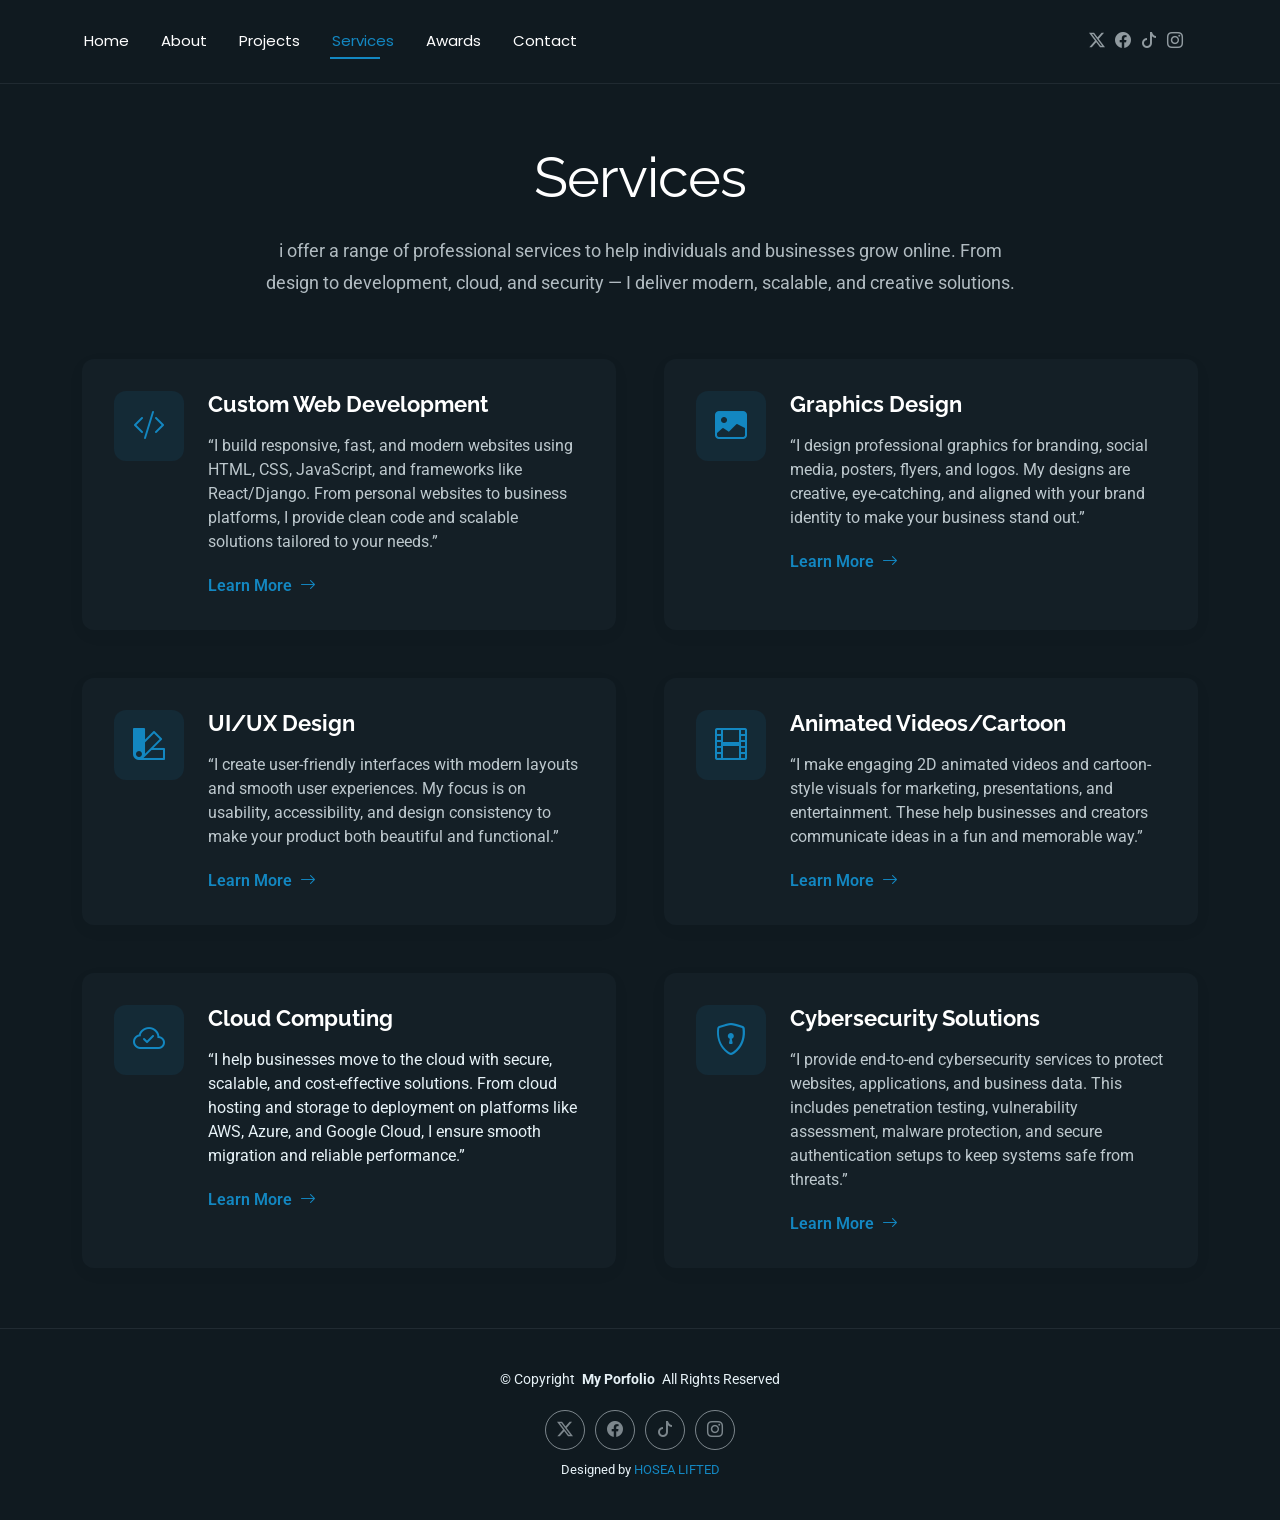
<file: services.html>
<!DOCTYPE html>
<html lang="en">

<head>
  <meta charset="utf-8">
  <meta content="width=device-width, initial-scale=1.0" name="viewport">
  <title>Web Development Services | Hosea Lifted</title>
<meta name="description" content="Professional web development, UI design, and tech services by Hosea Lifted.">
<meta name="google-site-verification" content="xEWH1Ql-XJysU9QzvY-UYQ2lA7Weab94Scc4NZHzetM" />
  <meta name="description" content="">
  <meta name="keywords" content="">

  <!-- Favicons -->
  <link href="assets/img/favicon.png" rel="icon">
  <link href="assets/img/apple-touch-icon.png" rel="apple-touch-icon">

  <!-- Fonts -->
  <link href="https://fonts.googleapis.com" rel="preconnect">
  <link href="https://fonts.gstatic.com" rel="preconnect" crossorigin>
  <link href="https://fonts.googleapis.com/css2?family=Roboto:ital,wght@0,100;0,300;0,400;0,500;0,700;0,900;1,100;1,300;1,400;1,500;1,700;1,900&family=Poppins:ital,wght@0,100;0,200;0,300;0,400;0,500;0,600;0,700;0,800;0,900;1,100;1,200;1,300;1,400;1,500;1,600;1,700;1,800;1,900&family=Raleway:ital,wght@0,100;0,200;0,300;0,400;0,500;0,600;0,700;0,800;0,900;1,100;1,200;1,300;1,400;1,500;1,600;1,700;1,800;1,900&display=swap" rel="stylesheet">

  <!-- Vendor CSS Files -->
  <link href="assets/vendor/bootstrap/css/bootstrap.min.css" rel="stylesheet">
  <link href="assets/vendor/bootstrap-icons/bootstrap-icons.css" rel="stylesheet">
  <link href="assets/vendor/aos/aos.css" rel="stylesheet">
  <link href="assets/vendor/swiper/swiper-bundle.min.css" rel="stylesheet">
  <link href="assets/vendor/glightbox/css/glightbox.min.css" rel="stylesheet">

  <!-- Main CSS File -->
  <link href="assets/css/main.css" rel="stylesheet">

 
</head>

<body class="services-page">

  <header id="header" class="header d-flex align-items-center light-background sticky-top">
    <div class="container position-relative d-flex align-items-center justify-content-between">

    

      <nav id="navmenu" class="navmenu">
        <ul>
          <li><a href="index.html">Home</a></li>
          <li><a href="about.html">About</a></li>
          <li><a href="projects.html">Projects</a></li>
          <li><a href="services.html" class="active">Services</a></li>
          <li><a href="award.html">Awards</a></li>
          <li><a href="contact.html">Contact</a></li>
        </ul>
        <i class="mobile-nav-toggle d-xl-none bi bi-list"></i>
      </nav>

      <div class="header-social-links">
         <a href="https://x.com/HoseaLifte81922"><i class="bi bi-twitter-x"></i></a>
        <a href="https://www.facebook.com/profile.php?id=61581627683742"><i class="bi bi-facebook"></i></a>
        <a href="https://www.tiktok.com/@ash_animation3"><i class="bi bi-tiktok"></i></a>
        <a href="https://www.instagram.com/hosealifted/"><i class="bi bi-instagram"></i></a>
      </div>

    </div>
  </header>

  <main class="main">

    <!-- Services Section -->
    <section id="services" class="services section">

      <!-- Section Title -->
      <div class="container section-title" data-aos="fade-up">
        <h2>Services</h2>
        <p>i offer a range of professional services to help individuals and businesses grow online. From design to development, cloud, and security — I deliver modern, scalable, and creative solutions.</p>
      </div><!-- End Section Title -->

      <div class="container" data-aos="fade-up" data-aos-delay="100">

        <div class="row justify-content-center g-5">

          <div class="col-md-6" data-aos="fade-right" data-aos-delay="100">
            <div class="service-item">
              <div class="service-icon">
                <i class="bi bi-code-slash"></i>
              </div>
              <div class="service-content">
                <h3>Custom Web Development</h3>
                <p>“I build responsive, fast, and modern websites using HTML, CSS, JavaScript, and frameworks like React/Django. From personal websites to business platforms, I provide clean code and scalable solutions tailored to your needs.”</p>
                <a href="service-details.html" class="service-link">
                  <span>Learn More</span>
                  <i class="bi bi-arrow-right"></i>
                </a>
              </div>
            </div>
          </div><!-- End Service Item -->

          <div class="col-md-6" data-aos="fade-left" data-aos-delay="100">
            <div class="service-item">
              <div class="service-icon">
                <i class="bi bi-image-fill"></i>

              </div>
              <div class="service-content">
                <h3>Graphics Design</h3>
                <p>“I design professional graphics for branding, social media, posters, flyers, and logos. My designs are creative, eye-catching, and aligned with your brand identity to make your business stand out.”</p>
                <a href="service-details.html" class="service-link">
                  <span>Learn More</span>
                  <i class="bi bi-arrow-right"></i>
                </a>
              </div>
            </div>
          </div><!-- End Service Item -->

          <div class="col-md-6" data-aos="fade-right" data-aos-delay="200">
            <div class="service-item">
              <div class="service-icon">
                <i class="bi bi-palette2"></i>
              </div>
              <div class="service-content">
                <h3>UI/UX Design</h3>
                <p>“I create user-friendly interfaces with modern layouts and smooth user experiences. My focus is on usability, accessibility, and design consistency to make your product both beautiful and functional.”</p>
                <a href="service-details.html" class="service-link">
                  <span>Learn More</span>
                  <i class="bi bi-arrow-right"></i>
                </a>
              </div>
            </div>
          </div><!-- End Service Item -->

          <div class="col-md-6" data-aos="fade-left" data-aos-delay="200">
            <div class="service-item">
              <div class="service-icon">
                <i class="bi bi-film"></i>

              </div>
              <div class="service-content">
                <h3>Animated Videos/Cartoon</h3>
                <p>“I make engaging 2D animated videos and cartoon-style visuals for marketing, presentations, and entertainment. These help businesses and creators communicate ideas in a fun and memorable way.”</p>
                <a href="service-details.html" class="service-link">
                  <span>Learn More</span>
                  <i class="bi bi-arrow-right"></i>
                </a>
              </div>
            </div>
          </div><!-- End Service Item -->

          <div class="col-md-6" data-aos="fade-right" data-aos-delay="300">
            <div class="service-item">
              <div class="service-icon">
                <i class="bi bi-cloud-check"></i>
              </div>
              <div class="service-content">
                <h3>Cloud Computing</h3>
               “I help businesses move to the cloud with secure, scalable, and cost-effective solutions. From cloud hosting and storage to deployment on platforms like AWS, Azure, and Google Cloud, I ensure smooth migration and reliable performance.”</p>
                <a href="service-details.html" class="service-link">
                  <span>Learn More</span>
                  <i class="bi bi-arrow-right"></i>
                </a>
              </div>
            </div>
          </div><!-- End Service Item -->

          <div class="col-md-6" data-aos="fade-left" data-aos-delay="300">
            <div class="service-item">
              <div class="service-icon">
                <i class="bi bi-shield-lock"></i>
              </div>
              <div class="service-content">
                <h3>Cybersecurity Solutions</h3>
                <p>“I provide end-to-end cybersecurity services to protect websites, applications, and business data. This includes penetration testing, vulnerability assessment, malware protection, and secure authentication setups to keep systems safe from threats.”</p>
                <a href="service-details.html" class="service-link">
                  <span>Learn More</span>
                  <i class="bi bi-arrow-right"></i>
                </a>
              </div>
            </div>
          </div><!-- End Service Item -->

        </div>

      </div>

    </section><!-- /Services Section -->

  </main>

  <footer id="footer" class="footer">

    <div class="container">
      <div class="copyright text-center ">
        <p>© <span>Copyright</span> <strong class="px-1 sitename">My Porfolio</strong> <span>All Rights Reserved<br></span></p>
      </div>
      <div class="social-links d-flex justify-content-center">
          <a href="https://x.com/HoseaLifte81922"><i class="bi bi-twitter-x"></i></a>
        <a href="https://www.facebook.com/profile.php?id=61581627683742"><i class="bi bi-facebook"></i></a>
        <a href="https://www.tiktok.com/@ash_animation3"><i class="bi bi-tiktok"></i></a>
        <a href="https://www.instagram.com/hosealifted/"><i class="bi bi-instagram"></i></a>
      </div>
      <div class="credits">
       
        Designed by <a href="https://hosealifted.vercel.app/">HOSEA LIFTED</a>
      </div>
    </div>

  </footer>

  <!-- Scroll Top -->
  <a href="#" id="scroll-top" class="scroll-top d-flex align-items-center justify-content-center"><i class="bi bi-arrow-up-short"></i></a>

  <!-- Preloader -->
  <div id="preloader"></div>

  <!-- Vendor JS Files -->
  <script src="assets/vendor/bootstrap/js/bootstrap.bundle.min.js"></script>
  <script src="assets/vendor/php-email-form/validate.js"></script>
  <script src="assets/vendor/aos/aos.js"></script>
  <script src="assets/vendor/typed.js/typed.umd.js"></script>
  <script src="assets/vendor/waypoints/noframework.waypoints.js"></script>
  <script src="assets/vendor/purecounter/purecounter_vanilla.js"></script>
  <script src="assets/vendor/swiper/swiper-bundle.min.js"></script>
  <script src="assets/vendor/imagesloaded/imagesloaded.pkgd.min.js"></script>
  <script src="assets/vendor/isotope-layout/isotope.pkgd.min.js"></script>
  <script src="assets/vendor/glightbox/js/glightbox.min.js"></script>

  <!-- Main JS File -->
  <script src="assets/js/main.js"></script>

</body>

</html>
</file>
<file: assets/css/main.css>
:root {
  --default-font: "Roboto",  system-ui, -apple-system, "Segoe UI", Roboto, "Helvetica Neue", Arial, "Noto Sans", "Liberation Sans", sans-serif, "Apple Color Emoji", "Segoe UI Emoji", "Segoe UI Symbol", "Noto Color Emoji";
  --heading-font: "Raleway",  sans-serif;
  --nav-font: "Poppins",  sans-serif;
}

:root { 
  --background-color: #101a20; /* Background color for the entire website, including individual sections */
  --default-color: #e7f2f7; /* Default color used for the majority of the text content across the entire website */
  --heading-color: #ffffff; /* Color for headings, subheadings and title throughout the website */
  --accent-color: #1387c1; /* Accent color that represents your brand on the website. It's used for buttons, links, and other elements that need to stand out */
  --surface-color: #141f26; /* The surface color is used as a background of boxed elements within sections, such as cards, icon boxes, or other elements that require a visual separation from the global background. */
  --contrast-color: #ffffff; /* Contrast color for text, ensuring readability against backgrounds of accent, heading, or default colors. */
}

/* Nav Menu Colors - The following color variables are used specifically for the navigation menu. They are separate from the global colors to allow for more customization options */
:root {
  --nav-color: #ffffff;  /* The default color of the main navmenu links */
  --nav-hover-color: #1387c1; /* Applied to main navmenu links when they are hovered over or active */
  --nav-mobile-background-color: #213642; /* Used as the background color for mobile navigation menu */
  --nav-dropdown-background-color: #051117; /* Used as the background color for dropdown items that appear when hovering over primary navigation items */
  --nav-dropdown-color: #e7f2f7; /* Used for navigation links of the dropdown items in the navigation menu. */
  --nav-dropdown-hover-color: #1387c1; /* Similar to --nav-hover-color, this color is applied to dropdown navigation links when they are hovered over. */
}


.light-background {
  --background-color: #142027;
  --surface-color: #325264;
}

.dark-background {
  --background-color: #0b1419;
  --default-color: #ffffff;
  --heading-color: #ffffff;
  --surface-color: #252525;
  --contrast-color: #ffffff;
}

/* Smooth scroll */
:root {
  scroll-behavior: smooth;
}

/*--------------------------------------------------------------
# General Styling & Shared Classes
--------------------------------------------------------------*/
body {
  color: var(--default-color);
  background-color: var(--background-color);
  font-family: var(--default-font);
}

a {
  color: var(--accent-color);
  text-decoration: none;
  transition: 0.3s;
}

a:hover {
  color: color-mix(in srgb, var(--accent-color), transparent 25%);
  text-decoration: none;
}

h1,
h2,
h3,
h4,
h5,
h6 {
  color: var(--heading-color);
  font-family: var(--heading-font);
}
/*--------------------------------------------------------------
# Global Header
--------------------------------------------------------------*/
.header {
  --background-color: rgba(255, 255, 255, 0);
  color: var(--default-color);
  background-color: var(--background-color);
  padding: 15px 0;
  transition: all 0.5s;
  z-index: 997;
  border-bottom: 1px solid color-mix(in srgb, var(--default-color), transparent 92%);
}

.header .logo {
  line-height: 1;
}

.header .logo img {
  max-height: 36px;
  margin-right: 8px;
}

.header .logo h1 {
  font-size: 32px;
  margin: 0;
  font-weight: 400;
  color: var(--heading-color);
}

.header .header-social-links {
  padding-right: 15px;
}

.header .header-social-links a {
  color: color-mix(in srgb, var(--default-color), transparent 40%);
  padding-left: 6px;
  display: inline-block;
  transition: 0.3s;
  font-size: 16px;
}

.header .header-social-links a:hover {
  color: var(--default-color);
}

.header .header-social-links a i {
  line-height: 0px;
}

@media (max-width: 1200px) {
  .header .logo {
    order: 1;
  }

  .header .header-social-links {
    order: 2;
  }

  .header .navmenu {
    order: 3;
  }
}

/* Global Header on Scroll
------------------------------*/
.scrolled .header {
  --background-color: rgba(16, 26, 32, 0.9);
}

/*--------------------------------------------------------------
# Navigation Menu
--------------------------------------------------------------*/
/* Desktop Navigation */
@media (min-width: 1200px) {
  .navmenu {
    padding: 0;
  }

  .navmenu ul {
    margin: 0;
    padding: 0;
    display: flex;
    list-style: none;
    align-items: center;
  }

  .navmenu li {
    position: relative;
  }

  .navmenu>ul>li {
    white-space: nowrap;
    padding: 15px 28px 15px 0;
  }

  .navmenu>ul>li:last-child {
    padding-right: 0;
  }

  .navmenu a,
  .navmenu a:focus {
    color: var(--nav-color);
    font-size: 15px;
    padding: 0 2px;
    font-family: var(--nav-font);
    font-weight: 400;
    display: flex;
    align-items: center;
    justify-content: space-between;
    white-space: nowrap;
    transition: 0.3s;
    position: relative;
  }

  .navmenu a i,
  .navmenu a:focus i {
    font-size: 12px;
    line-height: 0;
    margin-left: 5px;
    transition: 0.3s;
  }

  .navmenu>ul>li>a:before {
    content: "";
    position: absolute;
    height: 2px;
    bottom: -6px;
    left: 0;
    background-color: var(--nav-hover-color);
    visibility: hidden;
    width: 0px;
    transition: all 0.3s ease-in-out 0s;
  }

  .navmenu a:hover:before,
  .navmenu li:hover>a:before,
  .navmenu .active:before {
    visibility: visible;
    width: 50px;
  }

  .navmenu li:hover>a,
  .navmenu .active,
  .navmenu .active:focus {
    color: var(--nav-hover-color);
  }

  .navmenu .dropdown ul {
    margin: 0;
    padding: 10px 0;
    background: var(--nav-dropdown-background-color);
    display: block;
    position: absolute;
    visibility: hidden;
    left: -5px;
    top: 130%;
    opacity: 0;
    transition: 0.3s;
    border-radius: 4px;
    z-index: 99;
    box-shadow: 0px 0px 30px rgba(0, 0, 0, 0.1);
  }

  .navmenu .dropdown ul li {
    min-width: 200px;
  }

  .navmenu .dropdown ul a {
    padding: 10px 20px;
    font-size: 15px;
    text-transform: none;
    color: var(--nav-dropdown-color);
  }

  .navmenu .dropdown ul a i {
    font-size: 12px;
  }

  .navmenu .dropdown ul a:hover,
  .navmenu .dropdown ul .active:hover,
  .navmenu .dropdown ul li:hover>a {
    color: var(--nav-dropdown-hover-color);
  }

  .navmenu .dropdown:hover>ul {
    opacity: 1;
    top: 100%;
    visibility: visible;
  }

  .navmenu .dropdown .dropdown ul {
    top: 0;
    left: -90%;
    visibility: hidden;
  }

  .navmenu .dropdown .dropdown:hover>ul {
    opacity: 1;
    top: 0;
    left: -100%;
    visibility: visible;
  }
}

/* Mobile Navigation */
@media (max-width: 1199px) {
  .mobile-nav-toggle {
    color: var(--nav-color);
    font-size: 28px;
    line-height: 0;
    margin-right: 10px;
    cursor: pointer;
    transition: color 0.3s;
  }

  .navmenu {
    padding: 0;
    z-index: 9997;
  }

  .navmenu ul {
    display: none;
    list-style: none;
    position: absolute;
    inset: 60px 20px 20px 20px;
    padding: 10px 0;
    margin: 0;
    border-radius: 6px;
    background-color: var(--nav-mobile-background-color);
    border: 1px solid color-mix(in srgb, var(--default-color), transparent 90%);
    box-shadow: none;
    overflow-y: auto;
    transition: 0.3s;
    z-index: 9998;
  }

  .navmenu a,
  .navmenu a:focus {
    color: var(--nav-dropdown-color);
    padding: 10px 20px;
    font-family: var(--nav-font);
    font-size: 17px;
    font-weight: 500;
    display: flex;
    align-items: center;
    justify-content: space-between;
    white-space: nowrap;
    transition: 0.3s;
  }

  .navmenu a i,
  .navmenu a:focus i {
    font-size: 12px;
    line-height: 0;
    margin-left: 5px;
    width: 30px;
    height: 30px;
    display: flex;
    align-items: center;
    justify-content: center;
    border-radius: 50%;
    transition: 0.3s;
    background-color: color-mix(in srgb, var(--accent-color), transparent 90%);
  }

  .navmenu a i:hover,
  .navmenu a:focus i:hover {
    background-color: var(--accent-color);
    color: var(--contrast-color);
  }

  .navmenu a:hover,
  .navmenu .active,
  .navmenu .active:focus {
    color: var(--nav-dropdown-hover-color);
  }

  .navmenu .active i,
  .navmenu .active:focus i {
    background-color: var(--accent-color);
    color: var(--contrast-color);
    transform: rotate(180deg);
  }

  .navmenu .dropdown ul {
    position: static;
    display: none;
    z-index: 99;
    padding: 10px 0;
    margin: 10px 20px;
    background-color: var(--nav-dropdown-background-color);
    transition: all 0.5s ease-in-out;
  }

  .navmenu .dropdown ul ul {
    background-color: rgba(33, 37, 41, 0.1);
  }

  .navmenu .dropdown>.dropdown-active {
    display: block;
    background-color: rgba(33, 37, 41, 0.03);
  }

  .mobile-nav-active {
    overflow: hidden;
  }

  .mobile-nav-active .mobile-nav-toggle {
    color: #fff;
    position: absolute;
    font-size: 32px;
    top: 15px;
    right: 15px;
    margin-right: 0;
    z-index: 9999;
  }

  .mobile-nav-active .navmenu {
    position: fixed;
    overflow: hidden;
    inset: 0;
    background: rgba(33, 37, 41, 0.8);
    transition: 0.3s;
  }

  .mobile-nav-active .navmenu>ul {
    display: block;
  }
}

/*--------------------------------------------------------------
# Global Footer
--------------------------------------------------------------*/
.footer {
  color: var(--default-color);
  background-color: var(--background-color);
  font-size: 14px;
  padding: 40px 0;
  position: relative;
  border-top: 1px solid color-mix(in srgb, var(--default-color), transparent 92%);
}

.footer .copyright p {
  margin-bottom: 0;
}

.footer .social-links {
  margin-top: 20px;
}

.footer .social-links a {
  display: flex;
  align-items: center;
  justify-content: center;
  width: 40px;
  height: 40px;
  border-radius: 50%;
  border: 1px solid color-mix(in srgb, var(--default-color), transparent 50%);
  font-size: 16px;
  color: color-mix(in srgb, var(--default-color), transparent 50%);
  margin: 0 5px;
  transition: 0.3s;
}

.footer .social-links a:hover {
  color: var(--accent-color);
  border-color: var(--accent-color);
}

.footer .credits {
  margin-top: 10px;
  font-size: 13px;
  text-align: center;
}

/*--------------------------------------------------------------
# Preloader
--------------------------------------------------------------*/
#preloader {
  position: fixed;
  inset: 0;
  z-index: 9999;
  overflow: hidden;
  background-color: var(--background-color);
  transition: all 0.6s ease-out;
  width: 100%;
  height: 100vh;
}

#preloader:before,
#preloader:after {
  content: "";
  position: absolute;
  border: 4px solid var(--accent-color);
  border-radius: 50%;
  animation: animate-preloader 2s cubic-bezier(0, 0.2, 0.8, 1) infinite;
}

#preloader:after {
  animation-delay: -0.5s;
}

@keyframes animate-preloader {
  0% {
    width: 10px;
    height: 10px;
    top: calc(50% - 5px);
    left: calc(50% - 5px);
    opacity: 1;
  }

  100% {
    width: 72px;
    height: 72px;
    top: calc(50% - 36px);
    left: calc(50% - 36px);
    opacity: 0;
  }
}

/*--------------------------------------------------------------
# Scroll Top Button
--------------------------------------------------------------*/
.scroll-top {
  position: fixed;
  visibility: hidden;
  opacity: 0;
  right: 15px;
  bottom: -15px;
  z-index: 99999;
  background-color: var(--accent-color);
  width: 44px;
  height: 44px;
  border-radius: 50px;
  transition: all 0.4s;
}

.scroll-top i {
  font-size: 24px;
  color: var(--contrast-color);
  line-height: 0;
}

.scroll-top:hover {
  background-color: color-mix(in srgb, var(--accent-color), transparent 20%);
  color: var(--contrast-color);
}

.scroll-top.active {
  visibility: visible;
  opacity: 1;
  bottom: 15px;
}

/*--------------------------------------------------------------
# Disable aos animation delay on mobile devices
--------------------------------------------------------------*/
@media screen and (max-width: 768px) {
  [data-aos-delay] {
    transition-delay: 0 !important;
  }
}

/*--------------------------------------------------------------
# Global Page Titles & Breadcrumbs
--------------------------------------------------------------*/
.page-title {
  color: var(--default-color);
  background-color: var(--background-color);
  position: relative;
}

.page-title .heading {
  padding: 80px 0;
  border-top: 1px solid color-mix(in srgb, var(--default-color), transparent 90%);
}

.page-title .heading h1 {
  font-size: 38px;
  font-weight: 700;
}

.page-title nav {
  background-color: color-mix(in srgb, var(--default-color), transparent 96%);
  padding: 20px 0;
}

.page-title nav ol {
  display: flex;
  flex-wrap: wrap;
  list-style: none;
  padding: 0;
  margin: 0;
  font-size: 16px;
  font-weight: 400;
}

.page-title nav ol li+li {
  padding-left: 10px;
}

.page-title nav ol li+li::before {
  content: "/";
  display: inline-block;
  padding-right: 10px;
  color: color-mix(in srgb, var(--default-color), transparent 70%);
}

/*--------------------------------------------------------------
# Global Sections
--------------------------------------------------------------*/
section,
.section {
  color: var(--default-color);
  background-color: var(--background-color);
  padding: 60px 0;
  scroll-margin-top: 100px;
  overflow: clip;
}

@media (max-width: 1199px) {

  section,
  .section {
    scroll-margin-top: 66px;
  }
}

/*--------------------------------------------------------------
# Global Section Titles
--------------------------------------------------------------*/
.section-title {
  text-align: center;
  padding-bottom: 60px;
  position: relative;
}

.section-title h2 {
  font-size: 3.5rem;
  font-weight: 400;
  line-height: 1.2;
  color: var(--heading-color);
  margin-bottom: 1.5rem;
  letter-spacing: -1px;
}

@media (max-width: 768px) {
  .section-title h2 {
    font-size: 2.5rem;
  }
}

.section-title p {
  font-size: 1.125rem;
  line-height: 1.8;
  color: color-mix(in srgb, var(--default-color), transparent 25%);
  max-width: 900px;
  margin: 0 auto;
  text-wrap: balance;
}

/*--------------------------------------------------------------
# Hero Section
--------------------------------------------------------------*/
.hero {
  padding: 80px 0;
  min-height: 100vh;
  display: flex;
  align-items: center;
}

.hero .hero-content h1 {
  font-size: 3.5rem;
  font-weight: 700;
  margin-bottom: 1rem;
  line-height: 1.2;
}

.hero .hero-content h1 .highlight {
  color: var(--accent-color);
  position: relative;
}

.hero .hero-content h1 .highlight::after {
  content: "";
  position: absolute;
  bottom: 0;
  left: 0;
  width: 100%;
  height: 3px;
  background: linear-gradient(90deg, var(--accent-color), color-mix(in srgb, var(--accent-color), transparent 50%));
  border-radius: 2px;
}

@media (max-width: 768px) {
  .hero .hero-content h1 {
    font-size: 2.5rem;
  }
}

.hero .hero-content h2 {
  font-size: 1.5rem;
  font-weight: 400;
  margin-bottom: 2rem;
  color: color-mix(in srgb, var(--default-color), transparent 20%);
}

.hero .hero-content h2 .typed {
  color: var(--accent-color);
  font-weight: 600;
}

@media (max-width: 768px) {
  .hero .hero-content h2 {
    font-size: 1.25rem;
  }
}

.hero .hero-content p {
  font-size: 1.1rem;
  line-height: 1.6;
  margin-bottom: 2.5rem;
  color: color-mix(in srgb, var(--default-color), transparent 30%);
}

.hero .hero-actions {
  display: flex;
  gap: 1rem;
  margin-bottom: 3rem;
}

.hero .hero-actions .btn {
  padding: 12px 30px;
  border-radius: 50px;
  font-weight: 600;
  text-decoration: none;
  transition: all 0.3s ease;
  border: 2px solid;
}

.hero .hero-actions .btn.btn-primary {
  background: var(--accent-color);
  color: var(--contrast-color);
  border-color: var(--accent-color);
}

.hero .hero-actions .btn.btn-primary:hover {
  background: color-mix(in srgb, var(--accent-color), black 15%);
  border-color: color-mix(in srgb, var(--accent-color), black 15%);
  transform: translateY(-2px);
}

.hero .hero-actions .btn.btn-outline {
  background: transparent;
  color: var(--accent-color);
  border-color: var(--accent-color);
}

.hero .hero-actions .btn.btn-outline:hover {
  transform: translateY(-2px);
}

@media (max-width: 576px) {
  .hero .hero-actions {
    flex-direction: column;
  }

  .hero .hero-actions .btn {
    text-align: center;
  }
}

.hero .social-links {
  display: flex;
  gap: 1rem;
}

.hero .social-links a {
  width: 45px;
  height: 45px;
  background: var(--surface-color);
  border-radius: 50%;
  display: flex;
  align-items: center;
  justify-content: center;
  color: var(--default-color);
  font-size: 1.2rem;
  transition: all 0.3s ease;
}

.hero .social-links a:hover {
  background: var(--accent-color);
  color: var(--contrast-color);
  transform: translateY(-3px);
  box-shadow: 0 8px 25px color-mix(in srgb, var(--accent-color), transparent 70%);
}

.hero .hero-image {
  position: relative;
}

.hero .hero-image .image-wrapper {
  position: relative;
  max-width: 450px;
  margin: 0 auto;
}

.hero .hero-image .image-wrapper img {
  border-radius: 20px;
  box-shadow: 0 5px 15px color-mix(in srgb, var(--default-color), transparent 95%);
  transition: transform 0.3s ease;
}

.hero .hero-image .image-wrapper img:hover {
  transform: scale(1.02);
}

.hero .hero-image .floating-elements {
  position: absolute;
  top: 0;
  left: 0;
  right: 0;
  bottom: 0;
  pointer-events: none;
}

.hero .hero-image .floating-elements .floating-card {
  position: absolute;
  background: var(--surface-color);
  padding: 15px 20px;
  border-radius: 15px;
  box-shadow: 0 10px 30px color-mix(in srgb, var(--default-color), transparent 90%);
  display: flex;
  align-items: center;
  gap: 10px;
  font-weight: 600;
  animation: float 3s ease-in-out infinite;
}

.hero .hero-image .floating-elements .floating-card i {
  font-size: 1.5rem;
  color: var(--accent-color);
}

.hero .hero-image .floating-elements .floating-card.design {
  top: 10%;
  right: -10%;
  animation-delay: 0s;
}

.hero .hero-image .floating-elements .floating-card.code {
  bottom: 30%;
  left: -15%;
  animation-delay: 1s;
}

.hero .hero-image .floating-elements .floating-card.creativity {
  top: 60%;
  right: -5%;
  animation-delay: 2s;
}

@media (max-width: 992px) {
  .hero .hero-image .floating-elements .floating-card {
    display: none;
  }
}

@keyframes float {

  0%,
  100% {
    transform: translateY(0px);
  }

  50% {
    transform: translateY(-10px);
  }
}

@media (max-width: 992px) {
  .hero .hero-content {
    text-align: center;
    margin-bottom: 3rem;
  }
}

/*--------------------------------------------------------------
# About Section
--------------------------------------------------------------*/
.about .intro-content .eyebrow {
  display: inline-block;
  letter-spacing: 0.12em;
  text-transform: uppercase;
  font-size: 12px;
  color: color-mix(in srgb, var(--default-color), transparent 40%);
  margin-bottom: 16px;
}

.about .intro-content .headline {
  font-family: var(--heading-font);
  font-weight: 300;
  line-height: 1.2;
  font-size: clamp(28px, 4vw, 44px);
  margin: 0 0 24px 0;
}

.about .intro-content .lead {
  font-size: 18px;
  line-height: 1.8;
  color: color-mix(in srgb, var(--default-color), transparent 10%);
  margin-bottom: 24px;
}

.about .intro-content p {
  line-height: 1.8;
  margin-bottom: 24px;
  color: color-mix(in srgb, var(--default-color), transparent 5%);
}

.about .intro-content .cta-group {
  display: flex;
  gap: 24px;
  align-items: center;
  margin-top: 24px;
}

.about .intro-content .cta-group .btn-ghost {
  display: inline-flex;
  align-items: center;
  gap: 8px;
  padding: 12px 18px;
  border-radius: 6px;
  color: var(--accent-color);
  background: color-mix(in srgb, var(--accent-color), transparent 92%);
  border: 1px solid color-mix(in srgb, var(--accent-color), transparent 70%);
  transition: 0.3s ease-in-out;
}

.about .intro-content .cta-group .btn-ghost:hover,
.about .intro-content .cta-group .btn-ghost:focus {
  color: var(--contrast-color);
  background: var(--accent-color);
  border-color: var(--accent-color);
  outline: none;
  box-shadow: 0 0 0 3px color-mix(in srgb, var(--accent-color), transparent 70%);
}

.about .intro-content .cta-group .link-underline {
  display: inline-flex;
  align-items: center;
  gap: 8px;
  position: relative;
  color: var(--accent-color);
  padding-bottom: 4px;
  transition: 0.3s ease-in-out;
}

.about .intro-content .cta-group .link-underline::after {
  content: "";
  position: absolute;
  left: 0;
  right: 0;
  bottom: 0;
  height: 1px;
  background: color-mix(in srgb, var(--accent-color), transparent 40%);
  transform: scaleX(0.4);
  transform-origin: left;
  transition: 0.3s ease-in-out;
}

.about .intro-content .cta-group .link-underline:hover,
.about .intro-content .cta-group .link-underline:focus {
  color: color-mix(in srgb, var(--accent-color), transparent 10%);
  outline: none;
}

.about .intro-content .cta-group .link-underline:hover::after,
.about .intro-content .cta-group .link-underline:focus::after {
  transform: scaleX(1);
}

.about .profile-figure {
  margin: 0;
}

.about .profile-figure .profile-photo {
  width: 88%;
  max-width: 440px;
  border-radius: 18px;
  box-shadow: 0 10px 30px color-mix(in srgb, var(--default-color), transparent 92%);
  transform: translateY(0);
  transition: transform 0.3s ease-in-out;
}

.about .profile-figure .profile-caption {
  margin-top: 24px;
  display: flex;
  align-items: center;
  justify-content: center;
}

.about .profile-figure .profile-caption .meta {
  font-size: 14px;
  color: color-mix(in srgb, var(--default-color), transparent 20%);
}

.about .profile-figure .profile-caption .meta .funfact {
  font-size: 13px;
  margin-top: 4px;
  color: color-mix(in srgb, var(--default-color), transparent 35%);
}

.about .profile-figure:hover .profile-photo {
  transform: translateY(-4px);
}

.about .skill-item {
  padding: 24px;
  border-radius: 6px;
  transition: 0.3s ease-in-out;
  background: color-mix(in srgb, var(--surface-color), var(--accent-color) 2%);
  border: 1px solid color-mix(in srgb, var(--default-color), transparent 88%);
  height: 100%;
}

.about .skill-item i {
  font-size: 24px;
  color: var(--accent-color);
  margin-bottom: 16px;
  display: inline-block;
}

.about .skill-item h3 {
  font-size: 16px;
  margin-bottom: 6px;
  font-weight: 500;
}

.about .skill-item p {
  margin: 0;
  font-size: 14px;
  color: color-mix(in srgb, var(--default-color), transparent 25%);
}

.about .skill-item:hover {
  transform: translateY(-3px);
  border-color: color-mix(in srgb, var(--accent-color), transparent 60%);
  box-shadow: 0 10px 30px color-mix(in srgb, var(--default-color), transparent 92%);
}

.about .timeline-item {
  position: relative;
  padding-left: 26px;
}

.about .timeline-item time {
  display: inline-block;
  font-size: 12px;
  letter-spacing: 0.08em;
  text-transform: uppercase;
  color: color-mix(in srgb, var(--default-color), transparent 45%);
  margin-bottom: 6px;
}

.about .timeline-item h4 {
  font-size: 18px;
  font-weight: 400;
  margin: 0 0 6px;
}

.about .timeline-item p {
  font-size: 14px;
  color: color-mix(in srgb, var(--default-color), transparent 25%);
  margin: 0;
}

.about .timeline-item .dot {
  position: absolute;
  left: 0;
  top: 4px;
  width: 10px;
  height: 10px;
  border-radius: 50%;
  background: var(--accent-color);
  box-shadow: 0 0 0 6px color-mix(in srgb, var(--accent-color), transparent 80%);
}

.about .personal-quote {
  padding: 24px 0;
}

.about .personal-quote p {
  font-family: var(--heading-font);
  font-weight: 300;
  font-size: clamp(20px, 3vw, 28px);
  line-height: 1.5;
  color: color-mix(in srgb, var(--default-color), transparent 5%);
  margin: 0 auto;
  max-width: 800px;
}

.about .fact-pill {
  display: flex;
  align-items: center;
  justify-content: center;
  gap: 10px;
  padding: 10px 14px;
  border-radius: 999px;
  border: 1px solid color-mix(in srgb, var(--default-color), transparent 85%);
  background: var(--surface-color);
  color: color-mix(in srgb, var(--default-color), transparent 10%);
  transition: 0.3s ease-in-out;
}

.about .fact-pill i {
  color: var(--accent-color);
}

.about .fact-pill span {
  font-size: 14px;
}

.about .fact-pill:hover {
  transform: translateY(-2px);
  border-color: color-mix(in srgb, var(--accent-color), transparent 60%);
  box-shadow: 0 10px 30px color-mix(in srgb, var(--default-color), transparent 92%);
}

.about .fact-pill:focus-within {
  box-shadow: 0 0 0 3px color-mix(in srgb, var(--accent-color), transparent 70%);
}

@media (max-width: 992px) {
  .about .profile-figure {
    text-align: center !important;
  }

  .about .profile-figure .profile-photo {
    width: 72%;
  }

  .about .intro-content .cta-group {
    flex-wrap: wrap;
  }
}

@media (max-width: 576px) {
  .about .profile-figure .profile-photo {
    width: 100%;
  }
}

/*--------------------------------------------------------------
# Skills Section
--------------------------------------------------------------*/
.skills .skill-box {
  background-color: var(--surface-color);
  padding: 2rem;
  border-radius: 8px;
  box-shadow: 0 0 20px rgba(0, 0, 0, 0.05);
}

.skills .skill-box h3 {
  font-size: 1.2rem;
  margin-bottom: 1rem;
  font-weight: 600;
}

.skills .skill-box p {
  font-size: 0.9rem;
  margin-bottom: 0.8rem;
  opacity: 0.6;
}

.skills .skill-box .progress {
  background-color: color-mix(in srgb, var(--accent-color), transparent 85%);
  border-radius: 50px;
  height: 8px;
  margin-top: 5px;
  overflow: hidden;
}

.skills .skill-box .progress .progress-bar {
  background-color: var(--accent-color);
  height: 100%;
  position: relative;
  border-radius: 50px;
  transition: 0.9s;
  width: 1px;
}

/*--------------------------------------------------------------
# Stats Section
--------------------------------------------------------------*/
.stats .avatars {
  position: relative;
}

.stats .avatars img {
  width: 60px;
  height: 60px;
  border: 3px solid var(--accent-color);
  margin-right: -15px;
  transition: transform 0.3s ease;
}

.stats .avatars img:hover {
  transform: translateY(-5px);
  z-index: 2;
}

.stats .counters h2 {
  color: var(--heading-color);
  font-size: 48px;
  font-weight: 700;
  margin-bottom: 10px;
}

.stats .counters h2 span {
  display: inline-block;
}

.stats .counters p {
  color: var(--default-color);
  font-size: 18px;
  margin: 0;
  opacity: 0.9;
}

@media (max-width: 991px) {
  .stats .row {
    text-align: center;
  }

  .stats .avatars {
    justify-content: center;
    margin-bottom: 40px;
  }

  .stats .counters h2 {
    font-size: 36px;
  }

  .stats .counters p {
    font-size: 16px;
  }

  .stats .counters .col-md-4 {
    margin-bottom: 30px;
  }

  .stats .counters .col-md-4:last-child {
    margin-bottom: 0;
  }
}

@media (max-width: 576px) {
  .stats {
    padding: 60px 0;
  }

  .stats .avatars {
    flex-wrap: wrap;
    justify-content: center;
  }

  .stats .avatars img {
    margin: 0 -8px;
  }
}

/*--------------------------------------------------------------
# Testimonials Section
--------------------------------------------------------------*/
.testimonials .testimonials-carousel,
.testimonials .testimonials-slider {
  overflow: hidden;
}

.testimonials .testimonial-item .testimonial-content {
  border-left: 3px solid var(--accent-color);
  padding-left: 30px;
}

.testimonials .testimonial-item .testimonial-img {
  border-radius: 50%;
  border: 4px solid var(--background-color);
  margin: 0 auto;
}

.testimonials .testimonial-item h3 {
  font-size: 20px;
  font-weight: bold;
  margin: 10px 0 5px 0;
}

.testimonials .testimonial-item h4 {
  font-size: 14px;
  color: color-mix(in srgb, var(--default-color), transparent 40%);
  margin: 0 0 10px 0;
}

.testimonials .testimonial-item .stars i {
  color: #ffc107;
  margin: 0 1px;
}

.testimonials .testimonial-item .quote-icon-left,
.testimonials .testimonial-item .quote-icon-right {
  color: color-mix(in srgb, var(--accent-color), transparent 50%);
  font-size: 26px;
  line-height: 0;
}

.testimonials .testimonial-item .quote-icon-left {
  display: inline-block;
  left: -5px;
  position: relative;
}

.testimonials .testimonial-item .quote-icon-right {
  display: inline-block;
  right: -5px;
  position: relative;
  top: 10px;
  transform: scale(-1, -1);
}

.testimonials .testimonial-item p {
  font-style: italic;
}

.testimonials .swiper-wrapper {
  height: auto;
}

.testimonials .swiper-pagination {
  margin-top: 30px;
  position: relative;
}

.testimonials .swiper-pagination .swiper-pagination-bullet {
  width: 12px;
  height: 12px;
  background-color: color-mix(in srgb, var(--default-color), transparent 85%);
  opacity: 1;
}

.testimonials .swiper-pagination .swiper-pagination-bullet-active {
  background-color: var(--accent-color);
}

/*--------------------------------------------------------------
# Resume Section
--------------------------------------------------------------*/
.resume .resume-item {
  margin-bottom: 3rem;
}

.resume .resume-item .resume-title {
  font-size: 1.75rem;
  font-weight: 700;
  margin-bottom: 1.5rem;
  padding-bottom: 1.5rem;
  position: relative;
  color: var(--heading-color);
}

.resume .resume-item .resume-title::after {
  content: "";
  position: absolute;
  display: block;
  width: 50px;
  height: 3px;
  background: var(--accent-color);
  bottom: 0;
  left: 0;
}

.resume .resume-item .resume-content {
  padding-left: 1.25rem;
  border-left: 2px solid color-mix(in srgb, var(--accent-color), transparent 85%);
}

.resume .resume-item article {
  position: relative;
  margin-bottom: 2.5rem;
}

.resume .resume-item article::before {
  content: "";
  position: absolute;
  width: 16px;
  height: 16px;
  border-radius: 50%;
  left: -1.8rem;
  top: 0.25rem;
  background: var(--background-color);
  border: 2px solid var(--accent-color);
}

.resume .resume-item article h4 {
  font-size: 1.25rem;
  font-weight: 600;
  margin-bottom: 0.5rem;
  color: var(--heading-color);
}

.resume .resume-item article h5 {
  font-size: 1rem;
  background: color-mix(in srgb, var(--accent-color), transparent 92%);
  padding: 0.375rem 0.75rem;
  display: inline-block;
  font-weight: 600;
  margin: 0.5rem 0;
  color: var(--accent-color);
  border-radius: 4px;
}

.resume .resume-item article .institution,
.resume .resume-item article .company {
  font-size: 1rem;
  margin-bottom: 1rem;
  color: color-mix(in srgb, var(--default-color), transparent 25%);
}

.resume .resume-item article p {
  margin-bottom: 1rem;
}

.resume .resume-item article ul {
  padding-left: 1.25rem;
  margin-bottom: 0;
}

.resume .resume-item article ul li {
  padding-bottom: 0.75rem;
  position: relative;
}

.resume .resume-item article ul li:last-child {
  padding-bottom: 0;
}

.resume .skill-item {
  margin-bottom: 2rem;
}

.resume .skill-item h4 {
  font-size: 1rem;
  font-weight: 600;
  margin-bottom: 0.75rem;
  color: var(--heading-color);
}

.resume .skill-item .progress {
  height: 0.75rem;
  background-color: color-mix(in srgb, var(--accent-color), transparent 92%);
  border-radius: 1rem;
  overflow: visible;
}

.resume .skill-item .progress .progress-bar {
  background-color: var(--accent-color);
  position: relative;
  border-radius: 1rem;
  width: 0;
  transition: width 1s ease;
}

.resume .skill-item .progress .progress-bar::after {
  content: attr(aria-valuenow) "%";
  position: absolute;
  right: 0;
  top: -1.75rem;
  font-size: 0.875rem;
  font-weight: 600;
  color: var(--accent-color);
}

@media (max-width: 991.98px) {
  .resume .resume-item {
    margin-bottom: 2rem;
  }
}

@media (max-width: 767.98px) {
  .resume .resume-content {
    padding-left: 1rem !important;
  }

  .resume article::before {
    left: -2rem !important;
  }
}

/*--------------------------------------------------------------
# Services Section
--------------------------------------------------------------*/
.services .service-item {
  display: flex;
  background-color: var(--surface-color);
  border-radius: 12px;
  padding: 2rem;
  height: 100%;
  position: relative;
  overflow: hidden;
  box-shadow: 0 5px 20px rgba(0, 0, 0, 0.03);
  transition: all 0.4s ease;
}

.services .service-item::before {
  content: "";
  position: absolute;
  left: 0;
  top: 0;
  height: 100%;
  width: 4px;
  background-color: var(--accent-color);
  transform: scaleY(0);
  transform-origin: bottom;
  transition: transform 0.4s cubic-bezier(0.65, 0, 0.35, 1);
}

.services .service-item:hover {
  box-shadow: 0 10px 30px rgba(0, 0, 0, 0.08);
  transform: translateY(-5px);
}

.services .service-item:hover::before {
  transform: scaleY(1);
}

.services .service-item:hover .service-icon {
  background-color: var(--accent-color);
  color: var(--contrast-color);
  transform: rotateY(180deg);
}

.services .service-item:hover .service-icon i {
  transform: rotateY(180deg);
}

.services .service-item:hover .service-link i {
  transform: translateX(5px);
}

.services .service-icon {
  flex-shrink: 0;
  width: 70px;
  height: 70px;
  border-radius: 12px;
  background-color: color-mix(in srgb, var(--accent-color), transparent 90%);
  color: var(--accent-color);
  display: flex;
  align-items: center;
  justify-content: center;
  margin-right: 1.5rem;
  transition: all 0.5s ease;
}

.services .service-icon i {
  font-size: 2rem;
  transition: transform 0.5s ease;
}

.services .service-content {
  flex-grow: 1;
}

.services .service-content h3 {
  font-size: 1.4rem;
  margin-bottom: 1rem;
  font-weight: 700;
  color: var(--heading-color);
}

.services .service-content p {
  margin-bottom: 1.25rem;
  color: color-mix(in srgb, var(--default-color), transparent 20%);
}

.services .service-link {
  display: inline-flex;
  align-items: center;
  color: var(--accent-color);
  font-weight: 600;
  text-decoration: none;
  transition: color 0.3s ease;
}

.services .service-link span {
  margin-right: 0.5rem;
}

.services .service-link i {
  transition: transform 0.3s ease;
}

.services .service-link:hover {
  color: color-mix(in srgb, var(--accent-color), transparent 25%);
}

@media (max-width: 767.98px) {
  .services .service-item {
    padding: 1.5rem;
    margin-bottom: 1rem;
  }

  .services .service-icon {
    width: 60px;
    height: 60px;
    margin-right: 1rem;
  }

  .services .service-icon i {
    font-size: 1.5rem;
  }

  .services .service-content h3 {
    font-size: 1.2rem;
    margin-bottom: 0.75rem;
  }

  .services .service-content p {
    margin-bottom: 1rem;
    font-size: 0.95rem;
  }
}

@media (max-width: 575.98px) {
  .services .service-item {
    flex-direction: column;
    text-align: center;
  }

  .services .service-item::before {
    width: 100%;
    height: 4px;
    transform: scaleX(0);
    transform-origin: left;
  }

  .services .service-item:hover::before {
    transform: scaleX(1);
  }

  .services .service-icon {
    margin-right: 0;
    margin-bottom: 1.25rem;
  }

  .services .service-link {
    justify-content: center;
  }
}

/*--------------------------------------------------------------
# Service Details Section
--------------------------------------------------------------*/
.service-details .service-hero {
  margin-bottom: 4rem;
}

.service-details .service-hero .service-meta {
  display: flex;
  align-items: center;
  gap: 1rem;
  margin-bottom: 1.5rem;
}

.service-details .service-hero .service-meta .service-category {
  background: color-mix(in srgb, var(--accent-color), transparent 85%);
  color: var(--accent-color);
  padding: 0.5rem 1rem;
  border-radius: 20px;
  font-size: 0.85rem;
  font-weight: 500;
  letter-spacing: 0.5px;
}

.service-details .service-hero .service-meta .reading-time {
  color: color-mix(in srgb, var(--default-color), transparent 50%);
  font-size: 0.9rem;
  font-weight: 300;
}

.service-details .service-hero h1 {
  font-size: 3.5rem;
  font-weight: 300;
  line-height: 1.2;
  margin-bottom: 1.5rem;
  color: var(--heading-color);
  letter-spacing: -0.02em;
}

.service-details .service-hero .service-description {
  font-size: 1.25rem;
  line-height: 1.7;
  color: color-mix(in srgb, var(--default-color), transparent 25%);
  font-weight: 300;
  margin: 0;
}

.service-details .service-visual {
  margin-bottom: 4rem;
  overflow: hidden;
  border-radius: 4px;
}

.service-details .service-visual img {
  width: 100%;
  height: 400px;
  object-fit: cover;
  transition: transform 0.5s ease;
}

.service-details .service-visual img:hover {
  transform: scale(1.02);
}

.service-details .service-narrative {
  margin-bottom: 5rem;
}

.service-details .service-narrative h3 {
  font-size: 2rem;
  font-weight: 300;
  margin-bottom: 2rem;
  color: var(--heading-color);
  letter-spacing: -0.01em;
}

.service-details .service-narrative p {
  font-size: 1.1rem;
  line-height: 1.8;
  margin-bottom: 2rem;
  color: var(--default-color);
  font-weight: 300;
}

.service-details .benefits-grid {
  display: grid;
  grid-template-columns: repeat(auto-fit, minmax(280px, 1fr));
  gap: 2.5rem;
  margin-top: 3rem;
}

.service-details .benefits-grid .benefit-card {
  text-align: center;
  padding: 0;
}

.service-details .benefits-grid .benefit-card .benefit-icon {
  width: 60px;
  height: 60px;
  background: color-mix(in srgb, var(--accent-color), transparent 90%);
  border-radius: 50%;
  display: flex;
  align-items: center;
  justify-content: center;
  margin: 0 auto 1.5rem;
  transition: all 0.3s ease;
}

.service-details .benefits-grid .benefit-card .benefit-icon i {
  font-size: 1.5rem;
  color: var(--accent-color);
}

.service-details .benefits-grid .benefit-card:hover .benefit-icon {
  background: var(--accent-color);
  transform: translateY(-2px);
}

.service-details .benefits-grid .benefit-card:hover .benefit-icon i {
  color: var(--contrast-color);
}

.service-details .benefits-grid .benefit-card h4 {
  font-size: 1.2rem;
  font-weight: 400;
  margin-bottom: 1rem;
  color: var(--heading-color);
}

.service-details .benefits-grid .benefit-card p {
  font-size: 1rem;
  line-height: 1.6;
  color: color-mix(in srgb, var(--default-color), transparent 30%);
  margin: 0;
}

.service-details .timeline-section {
  margin-bottom: 4rem;
}

.service-details .timeline-section h3 {
  font-size: 2rem;
  font-weight: 300;
  margin-bottom: 3rem;
  color: var(--heading-color);
  letter-spacing: -0.01em;
}

.service-details .timeline-section .timeline {
  position: relative;
}

.service-details .timeline-section .timeline::before {
  content: "";
  position: absolute;
  left: 30px;
  top: 0;
  bottom: 0;
  width: 1px;
  background: color-mix(in srgb, var(--default-color), transparent 85%);
}

.service-details .timeline-section .timeline .timeline-item {
  position: relative;
  padding-left: 80px;
  margin-bottom: 3rem;
}

.service-details .timeline-section .timeline .timeline-item:last-child {
  margin-bottom: 0;
}

.service-details .timeline-section .timeline .timeline-item .timeline-marker {
  position: absolute;
  left: 0;
  top: 0;
  width: 60px;
  height: 60px;
  background: var(--surface-color);
  border: 2px solid color-mix(in srgb, var(--accent-color), transparent 70%);
  border-radius: 50%;
  display: flex;
  align-items: center;
  justify-content: center;
  z-index: 1;
}

.service-details .timeline-section .timeline .timeline-item .timeline-marker span {
  font-size: 1.2rem;
  font-weight: 500;
  color: var(--accent-color);
}

.service-details .timeline-section .timeline .timeline-item .timeline-content h4 {
  font-size: 1.3rem;
  font-weight: 400;
  margin-bottom: 0.75rem;
  color: var(--heading-color);
}

.service-details .timeline-section .timeline .timeline-item .timeline-content p {
  font-size: 1rem;
  line-height: 1.6;
  margin-bottom: 0.5rem;
  color: var(--default-color);
}

.service-details .timeline-section .timeline .timeline-item .timeline-content small {
  color: color-mix(in srgb, var(--default-color), transparent 40%);
  font-size: 0.9rem;
  font-weight: 500;
}

.service-details .service-sidebar {
  padding-left: 2rem;
}

@media (max-width: 992px) {
  .service-details .service-sidebar {
    padding-left: 0;
    margin-top: 4rem;
  }
}

.service-details .overview-card,
.service-details .success-story,
.service-details .consultation-form {
  background: var(--surface-color);
  border-radius: 8px;
  padding: 2.5rem;
  margin-bottom: 2.5rem;
  border: 1px solid color-mix(in srgb, var(--default-color), transparent 93%);
  transition: all 0.3s ease;
}

.service-details .overview-card:hover,
.service-details .success-story:hover,
.service-details .consultation-form:hover {
  border-color: color-mix(in srgb, var(--accent-color), transparent 80%);
}

.service-details .overview-card .overview-header h4 {
  font-size: 1.4rem;
  font-weight: 400;
  margin-bottom: 2rem;
  color: var(--heading-color);
}

.service-details .overview-card .overview-stats {
  display: grid;
  grid-template-columns: repeat(3, 1fr);
  gap: 1.5rem;
  margin-bottom: 2rem;
}

.service-details .overview-card .overview-stats .stat-item {
  text-align: center;
}

.service-details .overview-card .overview-stats .stat-item .stat-number {
  font-size: 2rem;
  font-weight: 300;
  color: var(--accent-color);
  line-height: 1;
  margin-bottom: 0.5rem;
}

.service-details .overview-card .overview-stats .stat-item .stat-label {
  font-size: 0.85rem;
  color: color-mix(in srgb, var(--default-color), transparent 40%);
  font-weight: 500;
  text-transform: uppercase;
  letter-spacing: 0.5px;
}

.service-details .overview-card .overview-details {
  border-top: 1px solid color-mix(in srgb, var(--default-color), transparent 90%);
  padding-top: 1.5rem;
}

.service-details .overview-card .overview-details .detail-row {
  display: flex;
  justify-content: space-between;
  align-items: center;
  margin-bottom: 1rem;
}

.service-details .overview-card .overview-details .detail-row:last-child {
  margin-bottom: 0;
}

.service-details .overview-card .overview-details .detail-row .detail-label {
  font-size: 0.95rem;
  color: color-mix(in srgb, var(--default-color), transparent 30%);
  font-weight: 400;
}

.service-details .overview-card .overview-details .detail-row .detail-value {
  font-size: 0.95rem;
  color: var(--heading-color);
  font-weight: 500;
}

.service-details .success-story .story-quote p {
  font-size: 1.1rem;
  line-height: 1.7;
  color: color-mix(in srgb, var(--default-color), transparent 20%);
  font-style: italic;
  margin-bottom: 2rem;
}

.service-details .success-story .story-author {
  display: flex;
  align-items: center;
  gap: 1rem;
  margin-bottom: 1.5rem;
}

.service-details .success-story .story-author .author-avatar {
  width: 50px;
  height: 50px;
  border-radius: 50%;
  object-fit: cover;
}

.service-details .success-story .story-author .author-details h5 {
  font-size: 1rem;
  font-weight: 500;
  margin-bottom: 0.25rem;
  color: var(--heading-color);
}

.service-details .success-story .story-author .author-details span {
  display: block;
  font-size: 0.9rem;
  color: color-mix(in srgb, var(--default-color), transparent 40%);
  margin-bottom: 0.25rem;
}

.service-details .success-story .story-author .author-details small {
  font-size: 0.8rem;
  color: color-mix(in srgb, var(--default-color), transparent 50%);
}

.service-details .success-story .story-metrics {
  display: grid;
  grid-template-columns: repeat(2, 1fr);
  gap: 1rem;
  padding-top: 1.5rem;
  border-top: 1px solid color-mix(in srgb, var(--default-color), transparent 90%);
}

.service-details .success-story .story-metrics .metric {
  text-align: center;
}

.service-details .success-story .story-metrics .metric .metric-value {
  font-size: 1.5rem;
  font-weight: 500;
  color: var(--accent-color);
  display: block;
  margin-bottom: 0.25rem;
}

.service-details .success-story .story-metrics .metric .metric-label {
  font-size: 0.8rem;
  color: color-mix(in srgb, var(--default-color), transparent 40%);
  text-transform: uppercase;
  letter-spacing: 0.5px;
}

.service-details .consultation-form .form-header {
  margin-bottom: 2rem;
}

.service-details .consultation-form .form-header h4 {
  font-size: 1.4rem;
  font-weight: 400;
  margin-bottom: 0.75rem;
  color: var(--heading-color);
}

.service-details .consultation-form .form-header p {
  font-size: 0.95rem;
  line-height: 1.6;
  color: color-mix(in srgb, var(--default-color), transparent 30%);
  margin: 0;
}

.service-details .consultation-form .form-group {
  margin-bottom: 1.5rem;
}

.service-details .consultation-form .form-input {
  width: 100%;
  padding: 1rem;
  border: 1px solid color-mix(in srgb, var(--default-color), transparent 85%);
  border-radius: 4px;
  font-size: 0.95rem;
  transition: all 0.3s ease;
  background: transparent;
}

.service-details .consultation-form .form-input:focus {
  outline: none;
  border-color: var(--accent-color);
  box-shadow: 0 0 0 3px color-mix(in srgb, var(--accent-color), transparent 90%);
}

.service-details .consultation-form input[type=text],
.service-details .consultation-form input[type=email],
.service-details .consultation-form input[type=tel],
.service-details .consultation-form select,
.service-details .consultation-form textarea {
  color: var(--default-color);
  background-color: var(--surface-color);
  font-size: 14px;
  border-color: color-mix(in srgb, var(--default-color), transparent 80%);
}

.service-details .consultation-form input[type=text]:focus,
.service-details .consultation-form input[type=email]:focus,
.service-details .consultation-form input[type=tel]:focus,
.service-details .consultation-form select:focus,
.service-details .consultation-form textarea:focus {
  border-color: var(--accent-color);
}

.service-details .consultation-form input[type=text]::placeholder,
.service-details .consultation-form input[type=email]::placeholder,
.service-details .consultation-form input[type=tel]::placeholder,
.service-details .consultation-form select::placeholder,
.service-details .consultation-form textarea::placeholder {
  color: color-mix(in srgb, var(--default-color), transparent 70%);
}

.service-details .consultation-form .btn-consultation {
  background: var(--accent-color);
  color: var(--contrast-color);
  border: none;
  padding: 1rem 2rem;
  border-radius: 4px;
  font-size: 0.95rem;
  font-weight: 500;
  width: 100%;
  display: flex;
  align-items: center;
  justify-content: center;
  gap: 0.5rem;
  transition: all 0.3s ease;
  text-transform: none;
}

.service-details .consultation-form .btn-consultation:hover {
  background: color-mix(in srgb, var(--accent-color), transparent 10%);
  transform: translateY(-1px);
}

.service-details .consultation-form .btn-consultation i {
  font-size: 0.9rem;
}

@media (max-width: 768px) {
  .service-details .service-hero h1 {
    font-size: 2.5rem;
  }

  .service-details .service-hero .service-description {
    font-size: 1.1rem;
  }

  .service-details .service-visual img {
    height: 250px;
  }

  .service-details .benefits-grid {
    grid-template-columns: 1fr;
    gap: 2rem;
  }

  .service-details .timeline-section .timeline::before {
    left: 20px;
  }

  .service-details .timeline-section .timeline .timeline-item {
    padding-left: 60px;
  }

  .service-details .timeline-section .timeline .timeline-item .timeline-marker {
    width: 40px;
    height: 40px;
  }

  .service-details .timeline-section .timeline .timeline-item .timeline-marker span {
    font-size: 1rem;
  }

  .service-details .overview-card .overview-stats {
    grid-template-columns: 1fr;
    gap: 1rem;
  }
}

/*--------------------------------------------------------------
# Portfolio Section
--------------------------------------------------------------*/
.portfolio .portfolio-filters {
  display: flex;
  justify-content: center;
  flex-wrap: wrap;
  gap: 10px;
  margin-bottom: 30px;
  padding: 0;
  list-style: none;
}

.portfolio .portfolio-filters li {
  padding: 8px 20px;
  font-size: 0.95rem;
  font-weight: 500;
  border-radius: 30px;
  cursor: pointer;
  transition: all 0.3s ease;
  background-color: color-mix(in srgb, var(--accent-color), transparent 90%);
  color: var(--accent-color);
}

.portfolio .portfolio-filters li:hover {
  background-color: color-mix(in srgb, var(--accent-color), transparent 80%);
}

.portfolio .portfolio-filters li.filter-active {
  background-color: var(--accent-color);
  color: var(--contrast-color);
}

.portfolio .portfolio-card {
  background-color: var(--surface-color);
  border-radius: 10px;
  overflow: hidden;
  box-shadow: 0 5px 15px rgba(0, 0, 0, 0.05);
  margin-bottom: 30px;
  transition: all 0.3s ease;
}

.portfolio .portfolio-card:hover {
  transform: translateY(-10px);
  box-shadow: 0 10px 30px rgba(0, 0, 0, 0.1);
}

.portfolio .portfolio-card:hover .portfolio-img .portfolio-overlay {
  opacity: 1;
}

.portfolio .portfolio-card:hover .portfolio-img img {
  transform: scale(1.1);
}

.portfolio .portfolio-card .portfolio-img {
  position: relative;
  overflow: hidden;
}

.portfolio .portfolio-card .portfolio-img img {
  width: 100%;
  height: auto;
  transition: transform 0.5s ease;
}

.portfolio .portfolio-card .portfolio-img .portfolio-overlay {
  position: absolute;
  top: 0;
  left: 0;
  width: 100%;
  height: 100%;
  background: rgba(0, 0, 0, 0.6);
  display: flex;
  align-items: center;
  justify-content: center;
  gap: 15px;
  opacity: 0;
  transition: all 0.3s ease;
}

.portfolio .portfolio-card .portfolio-img .portfolio-overlay a {
  width: 45px;
  height: 45px;
  background-color: var(--accent-color);
  color: var(--contrast-color);
  border-radius: 50%;
  display: flex;
  align-items: center;
  justify-content: center;
  font-size: 1.2rem;
  transition: all 0.3s ease;
}

.portfolio .portfolio-card .portfolio-img .portfolio-overlay a:hover {
  background-color: color-mix(in srgb, var(--accent-color), #fff 20%);
  transform: translateY(-5px);
}

.portfolio .portfolio-card .portfolio-info {
  padding: 20px;
}

.portfolio .portfolio-card .portfolio-info h4 {
  font-size: 1.2rem;
  font-weight: 700;
  margin-bottom: 5px;
  color: var(--heading-color);
}

.portfolio .portfolio-card .portfolio-info p {
  font-size: 0.9rem;
  color: var(--default-color);
  margin-bottom: 10px;
}

.portfolio .portfolio-card .portfolio-info .portfolio-tags {
  display: flex;
  flex-wrap: wrap;
  gap: 8px;
}

.portfolio .portfolio-card .portfolio-info .portfolio-tags span {
  font-size: 0.8rem;
  padding: 4px 12px;
  border-radius: 20px;
  background-color: color-mix(in srgb, var(--accent-color), transparent 90%);
  color: var(--accent-color);
}

.portfolio .btn-primary {
  background-color: var(--accent-color);
  border-color: var(--accent-color);
  color: var(--contrast-color);
  padding: 12px 30px;
  font-weight: 600;
  border-radius: 5px;
  transition: all 0.3s ease;
}

.portfolio .btn-primary:hover {
  background-color: color-mix(in srgb, var(--accent-color), #000 10%);
  border-color: color-mix(in srgb, var(--accent-color), #000 10%);
  transform: translateY(-3px);
  box-shadow: 0 5px 15px rgba(0, 0, 0, 0.1);
}

/*--------------------------------------------------------------
# Portfolio Details Section
--------------------------------------------------------------*/
.portfolio-details {
  --section-spacing: 2.5rem;
}

.portfolio-details .portfolio-details-media {
  position: relative;
}

.portfolio-details .portfolio-details-media .main-image {
  margin-bottom: 1rem;
  border-radius: 20px;
  overflow: hidden;
  box-shadow: 0 10px 30px rgba(0, 0, 0, 0.08);
}

.portfolio-details .portfolio-details-media .main-image .portfolio-details-slider {
  position: relative;
}

.portfolio-details .portfolio-details-media .main-image .portfolio-details-slider .swiper-wrapper {
  height: auto !important;
}

.portfolio-details .portfolio-details-media .main-image .portfolio-details-slider .swiper-slide img {
  aspect-ratio: 3/2;
  object-fit: cover;
  width: 100%;
}

.portfolio-details .portfolio-details-media .main-image .portfolio-details-slider .swiper-button-next,
.portfolio-details .portfolio-details-media .main-image .portfolio-details-slider .swiper-button-prev {
  background-color: var(--contrast-color);
  width: 40px;
  height: 40px;
  border-radius: 50%;
  transition: all 0.3s ease;
}

.portfolio-details .portfolio-details-media .main-image .portfolio-details-slider .swiper-button-next:after,
.portfolio-details .portfolio-details-media .main-image .portfolio-details-slider .swiper-button-prev:after {
  font-size: 16px;
  color: var(--accent-color);
  font-weight: bold;
}

.portfolio-details .portfolio-details-media .main-image .portfolio-details-slider .swiper-button-next:hover,
.portfolio-details .portfolio-details-media .main-image .portfolio-details-slider .swiper-button-prev:hover {
  background-color: var(--accent-color);
}

.portfolio-details .portfolio-details-media .main-image .portfolio-details-slider .swiper-button-next:hover:after,
.portfolio-details .portfolio-details-media .main-image .portfolio-details-slider .swiper-button-prev:hover:after {
  color: var(--contrast-color);
}

.portfolio-details .portfolio-details-media .thumbnail-grid img {
  height: 80px;
  object-fit: cover;
  border-radius: 8px;
  cursor: pointer;
  transition: all 0.3s ease;
  box-shadow: 0 4px 10px rgba(0, 0, 0, 0.05);
}

.portfolio-details .portfolio-details-media .thumbnail-grid img:hover {
  transform: translateY(-5px);
  box-shadow: 0 8px 15px rgba(0, 0, 0, 0.1);
}

.portfolio-details .portfolio-details-media .tech-stack-badges {
  display: flex;
  flex-wrap: wrap;
  gap: 10px;
  margin-top: 1.5rem;
}

.portfolio-details .portfolio-details-media .tech-stack-badges span {
  display: inline-block;
  padding: 6px 12px;
  font-size: 13px;
  font-weight: 500;
  border-radius: 20px;
  background-color: color-mix(in srgb, var(--heading-color), transparent 85%);
  color: var(--heading-color);
  transition: all 0.3s ease;
}

.portfolio-details .portfolio-details-media .tech-stack-badges span:hover {
  background-color: color-mix(in srgb, var(--heading-color), transparent 70%);
  transform: translateY(-2px);
}

.portfolio-details .portfolio-details-content {
  padding: 0 0 0 2rem;
  height: 100%;
  display: flex;
  flex-direction: column;
}

.portfolio-details .portfolio-details-content .project-meta {
  display: flex;
  flex-wrap: wrap;
  justify-content: space-between;
  margin-bottom: 1.5rem;
}

.portfolio-details .portfolio-details-content .project-meta .badge-wrapper .project-badge {
  display: inline-block;
  padding: 8px 16px;
  background-color: color-mix(in srgb, var(--accent-color), transparent 90%);
  color: var(--accent-color);
  border-radius: 30px;
  font-weight: 600;
  font-size: 14px;
}

.portfolio-details .portfolio-details-content .project-meta .date-client {
  display: flex;
  gap: 1.5rem;
}

.portfolio-details .portfolio-details-content .project-meta .date-client .meta-item {
  display: flex;
  align-items: center;
  font-size: 14px;
  color: color-mix(in srgb, var(--default-color), transparent 30%);
}

.portfolio-details .portfolio-details-content .project-meta .date-client .meta-item i {
  margin-right: 6px;
  color: var(--accent-color);
}

.portfolio-details .portfolio-details-content .project-title {
  font-size: 2.2rem;
  margin-bottom: 1rem;
  font-weight: 700;
  line-height: 1.2;
  color: var(--heading-color);
}

.portfolio-details .portfolio-details-content .project-website {
  display: flex;
  align-items: center;
  margin-bottom: 1.5rem;
}

.portfolio-details .portfolio-details-content .project-website i {
  font-size: 22px;
  color: var(--accent-color);
  margin-right: 8px;
}

.portfolio-details .portfolio-details-content .project-website a {
  font-weight: 500;
  transition: all 0.3s;
}

.portfolio-details .portfolio-details-content .project-website a:hover {
  letter-spacing: 0.5px;
}

.portfolio-details .portfolio-details-content .project-overview {
  margin-bottom: var(--section-spacing);
}

.portfolio-details .portfolio-details-content .project-overview .lead {
  font-size: 1.1rem;
  line-height: 1.7;
  color: color-mix(in srgb, var(--default-color), transparent 15%);
  margin-bottom: 1.5rem;
}

.portfolio-details .portfolio-details-content .project-overview .project-accordion .accordion-item {
  border: none;
  background: none;
  margin-bottom: 10px;
}

.portfolio-details .portfolio-details-content .project-overview .project-accordion .accordion-item .accordion-header .accordion-button {
  padding: 1rem;
  font-weight: 600;
  font-size: 1rem;
  color: var(--heading-color);
  background-color: color-mix(in srgb, var(--surface-color), transparent 70%);
  border-radius: 8px !important;
  box-shadow: none;
}

.portfolio-details .portfolio-details-content .project-overview .project-accordion .accordion-item .accordion-header .accordion-button:not(.collapsed) {
  background-color: var(--surface-color);
  color: var(--accent-color);
  border-bottom-left-radius: 0 !important;
  border-bottom-right-radius: 0 !important;
  box-shadow: 0 4px 10px rgba(0, 0, 0, 0.03);
}

.portfolio-details .portfolio-details-content .project-overview .project-accordion .accordion-item .accordion-header .accordion-button:not(.collapsed) i {
  color: var(--accent-color);
}

.portfolio-details .portfolio-details-content .project-overview .project-accordion .accordion-item .accordion-header .accordion-button::after {
  background-size: 14px;
  width: 14px;
  height: 14px;
}

.portfolio-details .portfolio-details-content .project-overview .project-accordion .accordion-item .accordion-header .accordion-button i {
  font-size: 1.1rem;
}

.portfolio-details .portfolio-details-content .project-overview .project-accordion .accordion-item .accordion-body {
  padding: 1rem;
  background-color: var(--surface-color);
  border-bottom-left-radius: 8px;
  border-bottom-right-radius: 8px;
}

.portfolio-details .portfolio-details-content .project-overview .project-accordion .accordion-item .accordion-body p {
  margin-bottom: 0;
  color: color-mix(in srgb, var(--default-color), transparent 25%);
  line-height: 1.6;
}

.portfolio-details .portfolio-details-content .project-features {
  margin-bottom: var(--section-spacing);
}

.portfolio-details .portfolio-details-content .project-features h3 {
  display: flex;
  align-items: center;
  font-size: 1.25rem;
  margin-bottom: 1.2rem;
}

.portfolio-details .portfolio-details-content .project-features h3 i {
  margin-right: 10px;
  color: var(--accent-color);
  font-size: 1.1em;
}

.portfolio-details .portfolio-details-content .project-features .feature-list {
  list-style: none;
  padding-left: 0;
}

.portfolio-details .portfolio-details-content .project-features .feature-list li {
  display: flex;
  align-items: center;
  padding: 8px 0;
  font-size: 15px;
  color: color-mix(in srgb, var(--default-color), transparent 15%);
}

.portfolio-details .portfolio-details-content .project-features .feature-list li i {
  color: var(--accent-color);
  margin-right: 10px;
  font-size: 1.1em;
}

.portfolio-details .portfolio-details-content .cta-buttons {
  display: flex;
  flex-wrap: wrap;
  gap: 1rem;
  margin-top: auto;
}

.portfolio-details .portfolio-details-content .cta-buttons .btn-view-project {
  padding: 12px 28px;
  background-color: var(--accent-color);
  color: var(--contrast-color);
  border-radius: 30px;
  font-weight: 500;
  transition: all 0.3s ease;
}

.portfolio-details .portfolio-details-content .cta-buttons .btn-view-project:hover {
  background-color: color-mix(in srgb, var(--accent-color), black 15%);
  transform: translateY(-3px);
  box-shadow: 0 8px 15px rgba(0, 0, 0, 0.1);
}

.portfolio-details .portfolio-details-content .cta-buttons .btn-next-project {
  padding: 12px 28px;
  background-color: color-mix(in srgb, var(--heading-color), transparent 90%);
  color: var(--heading-color);
  border-radius: 30px;
  font-weight: 500;
  transition: all 0.3s ease;
  display: flex;
  align-items: center;
  gap: 8px;
}

.portfolio-details .portfolio-details-content .cta-buttons .btn-next-project i {
  transition: transform 0.3s ease;
}

.portfolio-details .portfolio-details-content .cta-buttons .btn-next-project:hover {
  background-color: color-mix(in srgb, var(--heading-color), transparent 80%);
}

.portfolio-details .portfolio-details-content .cta-buttons .btn-next-project:hover i {
  transform: translateX(3px);
}

@media (max-width: 1199.98px) {
  .portfolio-details .portfolio-details-content {
    padding-left: 1rem;
  }
}

@media (max-width: 991.98px) {
  .portfolio-details .portfolio-details-content {
    padding: 2rem 0 0 0;
  }

  .portfolio-details .portfolio-details-content .cta-buttons {
    margin-top: 2rem;
  }
}

@media (max-width: 767.98px) {
  .portfolio-details .project-meta {
    flex-direction: column;
    gap: 1rem;
  }

  .portfolio-details .project-meta .date-client {
    flex-direction: column;
    gap: 0.5rem;
  }

  .portfolio-details .cta-buttons {
    flex-direction: column;
    width: 100%;
  }

  .portfolio-details .cta-buttons a {
    width: 100%;
    text-align: center;
  }
}

/*--------------------------------------------------------------
# Contact Section
--------------------------------------------------------------*/
.contact .info-box {
  background-color: var(--surface-color);
  padding: 3rem;
  border-radius: 1rem;
  height: 100%;
}

.contact .info-box h3 {
  color: var(--contrast-color);
  font-size: 2rem;
  margin-bottom: 1rem;
}

@media (max-width: 767.98px) {
  .contact .info-box h3 {
    font-size: 1.75rem;
  }
}

.contact .info-box p {
  opacity: 0.8;
  margin-bottom: 2rem;
}

.contact .info-box a {
  color: var(--contrast-color);
}

@media (max-width: 992px) {
  .contact .info-box {
    padding: 1.5rem;
  }
}

.contact .info-item {
  display: flex;
  gap: 1.5rem;
  margin-bottom: 2rem;
}

.contact .info-item:last-child {
  margin-bottom: 0;
}

.contact .info-item .icon-box {
  width: 3.5rem;
  height: 3.5rem;
  background-color: var(--surface-color);
  border-radius: 50%;
  display: flex;
  align-items: center;
  justify-content: center;
  flex-shrink: 0;
  transition: 0.3s;
}

.contact .info-item .icon-box i {
  font-size: 1.5rem;
  color: var(--contrast-color);
}

.contact .info-item:hover .icon-box {
  background-color: var(--accent-color);
}

.contact .info-item .content h4 {
  color: var(--contrast-color);
  font-size: 1.25rem;
  margin-bottom: 0.5rem;
  font-weight: 700;
}

.contact .info-item .content p {
  margin-bottom: 0.25rem;
  font-size: 0.95rem;
}

.contact .info-item .content p:last-child {
  margin-bottom: 0;
}

.contact .contact-form {
  background-color: var(--surface-color);
  padding: 3rem;
  border-radius: 1rem;
  height: 100%;
  box-shadow: 0 0 25px rgba(0, 0, 0, 0.05);
}

@media (max-width: 992px) {
  .contact .contact-form {
    padding: 1.5rem;
  }
}

.contact .contact-form h3 {
  font-size: 2rem;
  margin-bottom: 1rem;
}

@media (max-width: 768px) {
  .contact .contact-form h3 {
    font-size: 1.75rem;
  }
}

.contact .contact-form p {
  color: color-mix(in srgb, var(--default-color), transparent 25%);
  margin-bottom: 2rem;
}

.contact .contact-form .form-control,
.contact .contact-form .form-select {
  padding: 0.875rem 1.25rem;
  border-color: color-mix(in srgb, var(--default-color), transparent 90%);
  border-radius: 0.5rem;
  background-color: transparent;
  color: var(--default-color);
}

.contact .contact-form .form-control:focus,
.contact .contact-form .form-select:focus {
  box-shadow: none;
  border-color: var(--accent-color);
}

.contact .contact-form .form-control::placeholder,
.contact .contact-form .form-select::placeholder {
  color: color-mix(in srgb, var(--default-color), transparent 50%);
}

.contact .contact-form .btn {
  background-color: color-mix(in srgb, var(--surface-color), transparent 80%);
  color: var(--contrast-color);
  padding: 1rem 2rem;
  border-radius: 2rem;
  display: inline-flex;
  align-items: center;
  gap: 0.5rem;
  transition: 0.3s;
}

.contact .contact-form .btn i {
  font-size: 1.25rem;
}

.contact .contact-form .btn:hover {
  background-color: color-mix(in srgb, var(--surface-color), transparent 70%);
}

/*--------------------------------------------------------------
# Starter Section Section
--------------------------------------------------------------*/
.starter-section {
  /* Add your styles here */
}
</file>
<file: style.css>
* { margin:0; padding:0; box-sizing:border-box; font-family:'Segoe UI',sans-serif;}
body { background:linear-gradient(to bottom,#041b1b,#000); color:#fff; overflow-x:hidden;}
canvas#snow { position: fixed; inset:0; z-index:0; }
.top-bar {position:fixed;top:0;width:100%;padding:12px 20px;display:flex;justify-content:space-between;background:rgba(0,0,0,0.6);align-items:center;z-index:10;}
.top-bar button {padding:6px 14px;border-radius:20px;border:none;background:#ff5252;color:#fff;cursor:pointer;}

.container { position: relative; z-index:2; padding-top:80px; text-align:center; }
.hero { padding:50px 20px; animation:fadeIn 1.2s ease forwards;}
.hero h1 { font-size:3rem; margin-bottom:10px; }
.hero-text { max-width:600px; margin:0 auto 25px; font-size:1.2rem; line-height:1.5; opacity:0.9;}
.primary { padding:12px 30px; border-radius:30px; border:none; background: linear-gradient(135deg,#ff5252,#ff1744); color:#fff; cursor:pointer; box-shadow:0 0 20px rgba(255,82,82,.6); font-size:16px; }

.profile-card { background: rgba(255,255,255,0.05); padding:25px; border-radius:20px; width:90%; max-width:350px; margin:35px auto; box-shadow:0 0 30px rgba(0,0,0,0.6); text-align:center;}
.profile-card img { width:240px; height:300px; border-radius:50%; border:4px solid gold; box-shadow:0 0 25px gold; margin-bottom:10px; cursor:pointer; transition: transform 0.4s;}
.profile-card img:hover { transform: scale(1.07);}
.profile-card h2 { margin-bottom:8px; font-size:1.5rem;}
.profile-card p { margin-bottom:12px; opacity:0.85; line-height:1.4; }

.actions { display:flex; flex-wrap:wrap; justify-content:center; gap:15px; margin:40px 0;}
.action-box { background: rgba(255,255,255,0.08); padding:18px 15px; border-radius:15px; width:150px; cursor:pointer; transition: transform 0.3s, background 0.3s;}
.action-box:hover { transform: scale(1.07); background: rgba(255,255,255,0.15); }

.santa { width:130px; position: fixed; bottom:20px; right:20px; animation: float 3s ease-in-out infinite;}
@keyframes float {0%,100%{transform:translateY(0);} 50%{transform:translateY(-12px);} }

.extra-text { margin:40px auto; max-width:700px; padding:20px; background: rgba(255,255,255,0.05); border-radius:15px; box-shadow:0 0 15px rgba(0,0,0,0.5); }
.extra-text h3 { margin-bottom:15px; font-size:1.5rem; }
.extra-text ul { margin-left:20px; list-style:disc; margin-bottom:10px; }
.extra-text ul li { margin-bottom:6px; }

footer { margin:50px 0; opacity:0.6; }

/* MODAL */
.modal { position: fixed; inset:0; background: rgba(0,0,0,0.85); display:none; align-items:center; justify-content:center; z-index:50;}
.modal-box { background:#111; padding:25px; border-radius:20px; width:90%; max-width:400px; animation: zoom 0.4s ease; text-align:center;}
.modal-box .close { float:right; cursor:pointer; font-size:22px; }

@keyframes fadeIn { from{opacity:0; transform:translateY(-15px);} to{opacity:1; transform:translateY(0);} }
@keyframes zoom { from{transform:scale(0.7);opacity:0;} to{transform:scale(1);opacity:1;} }
</file>
